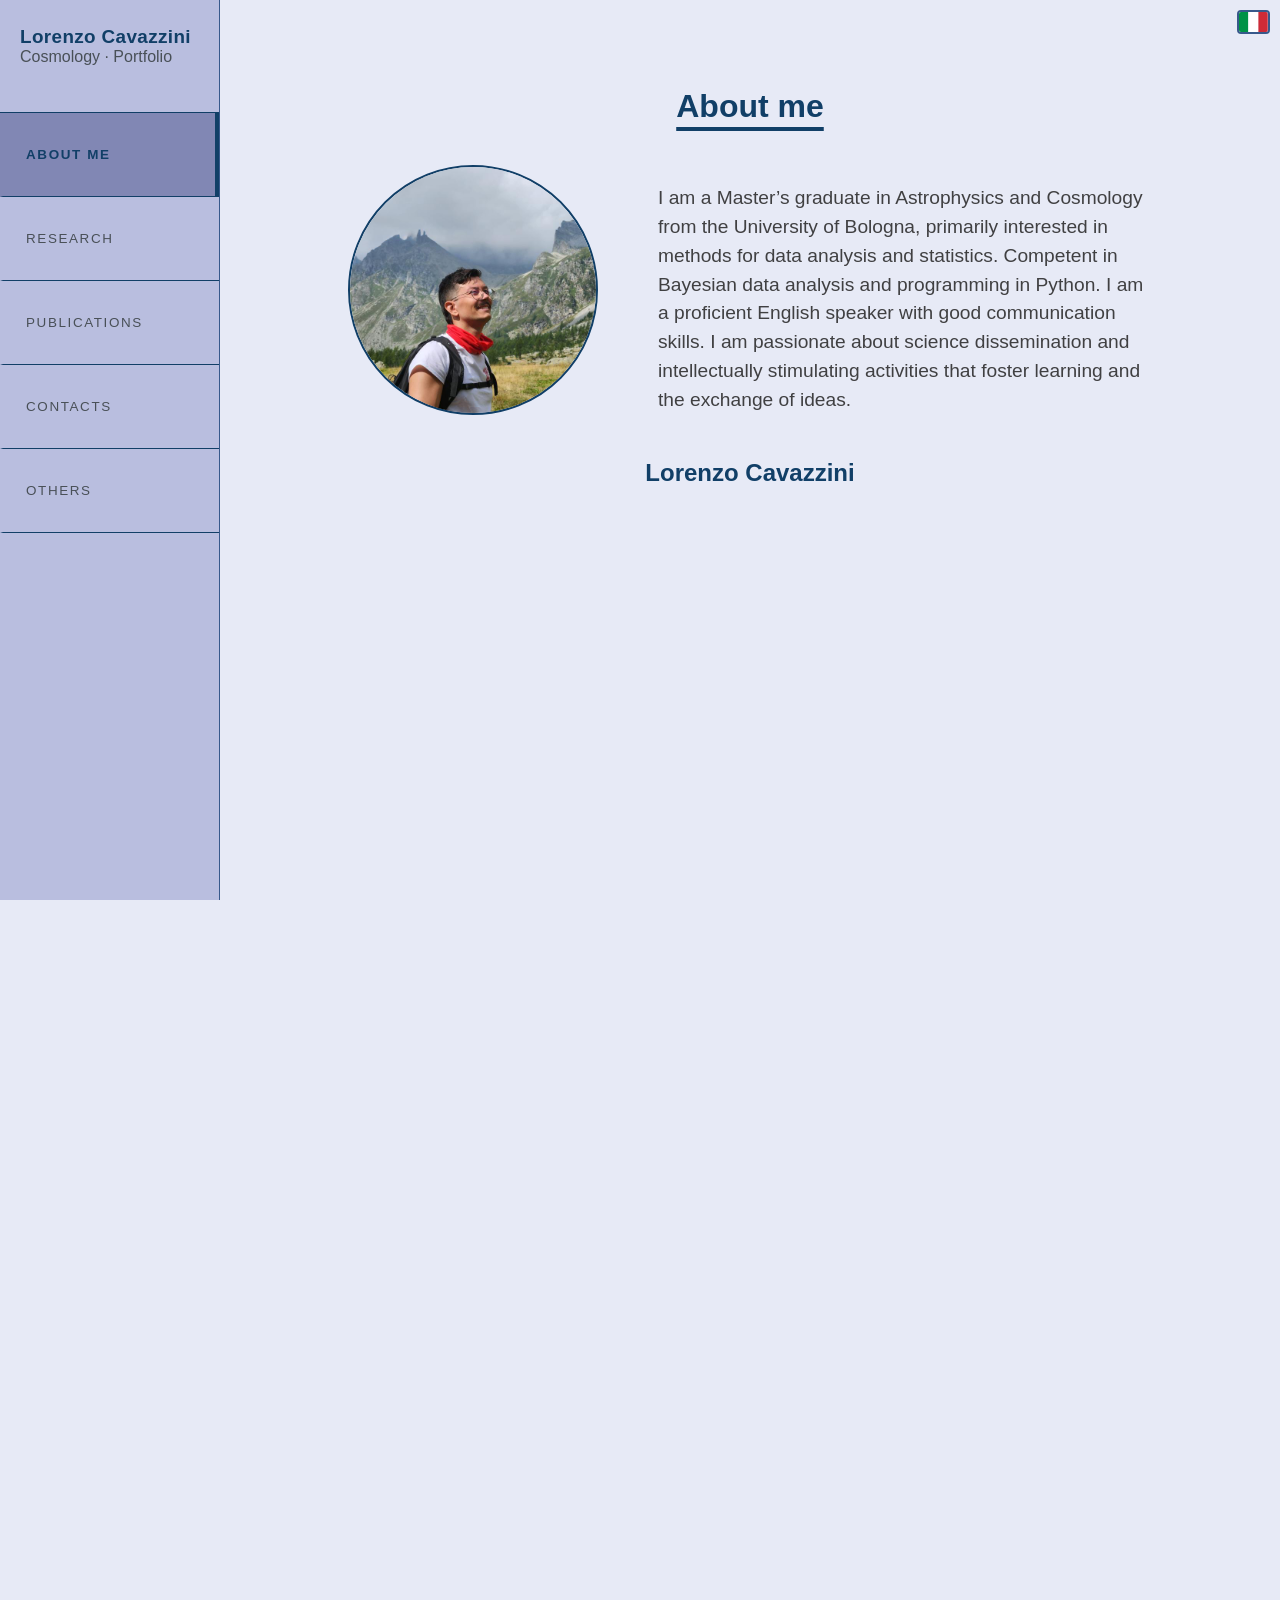
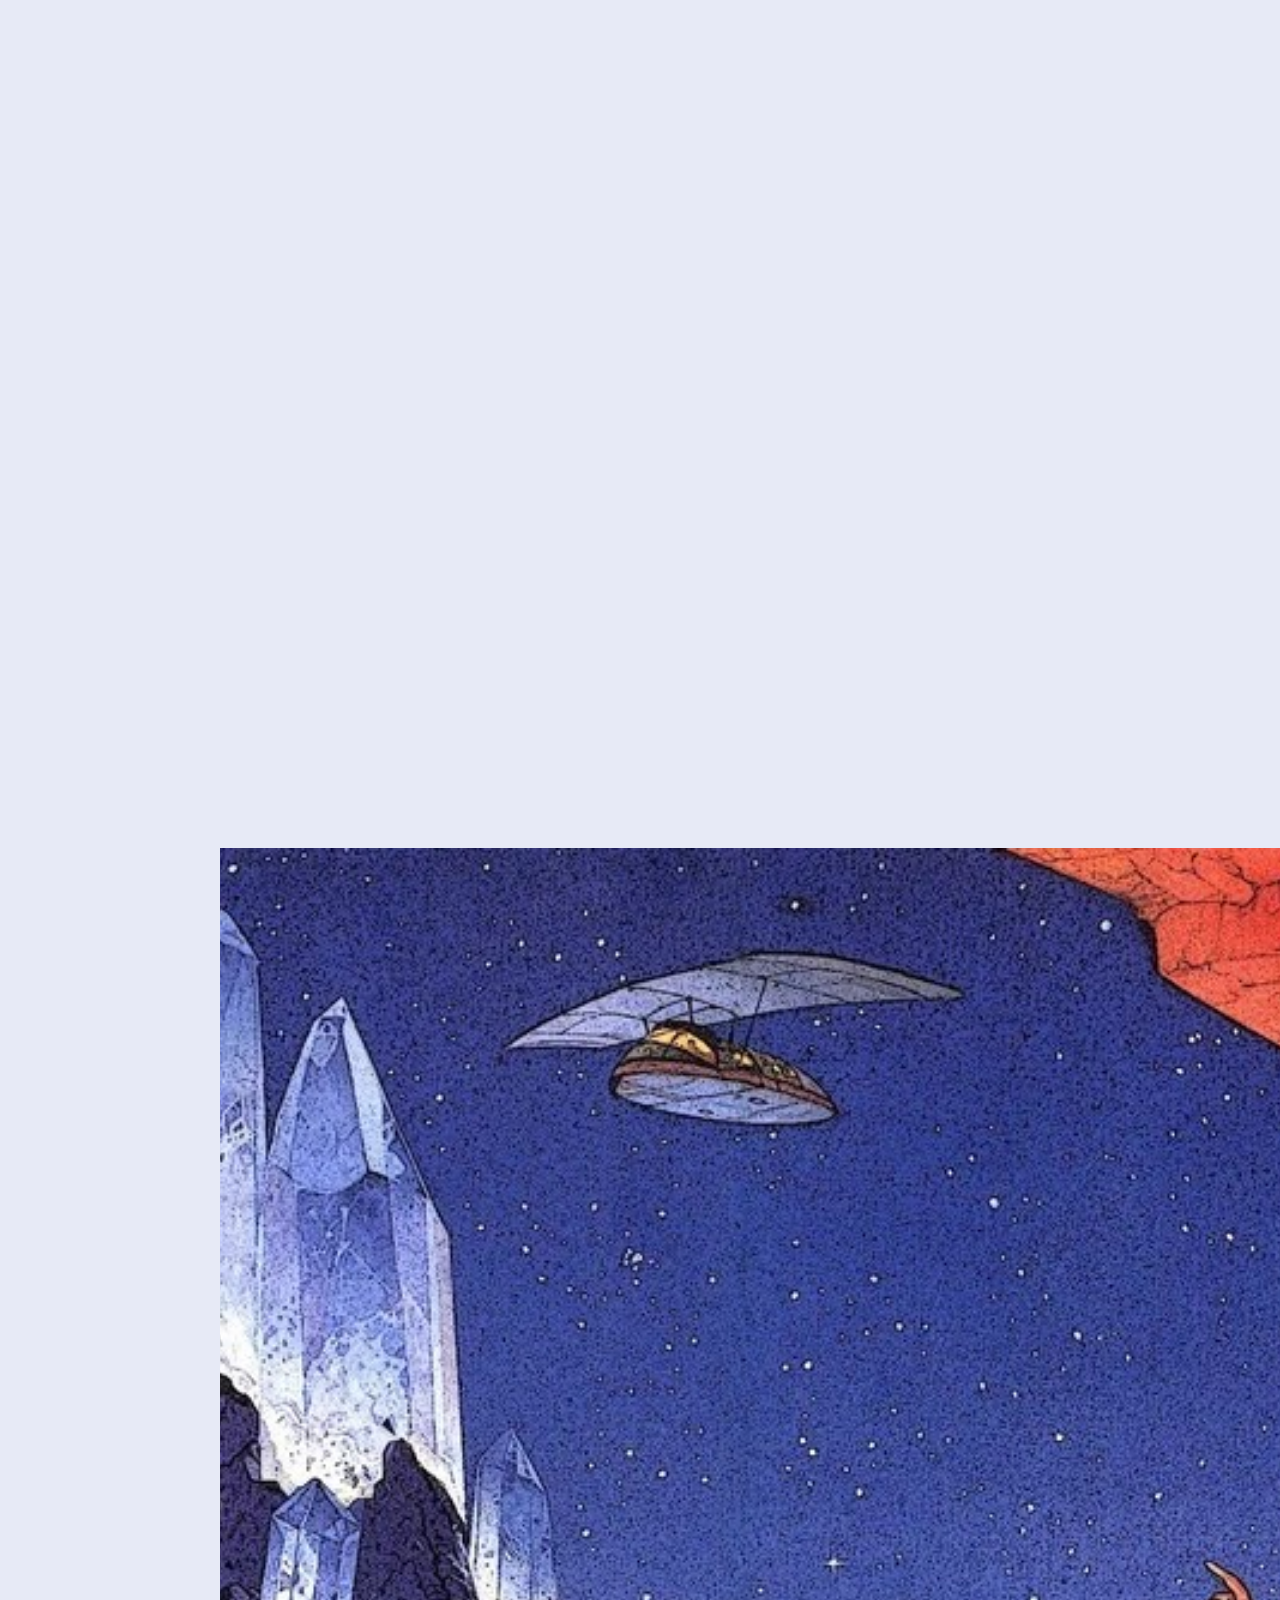
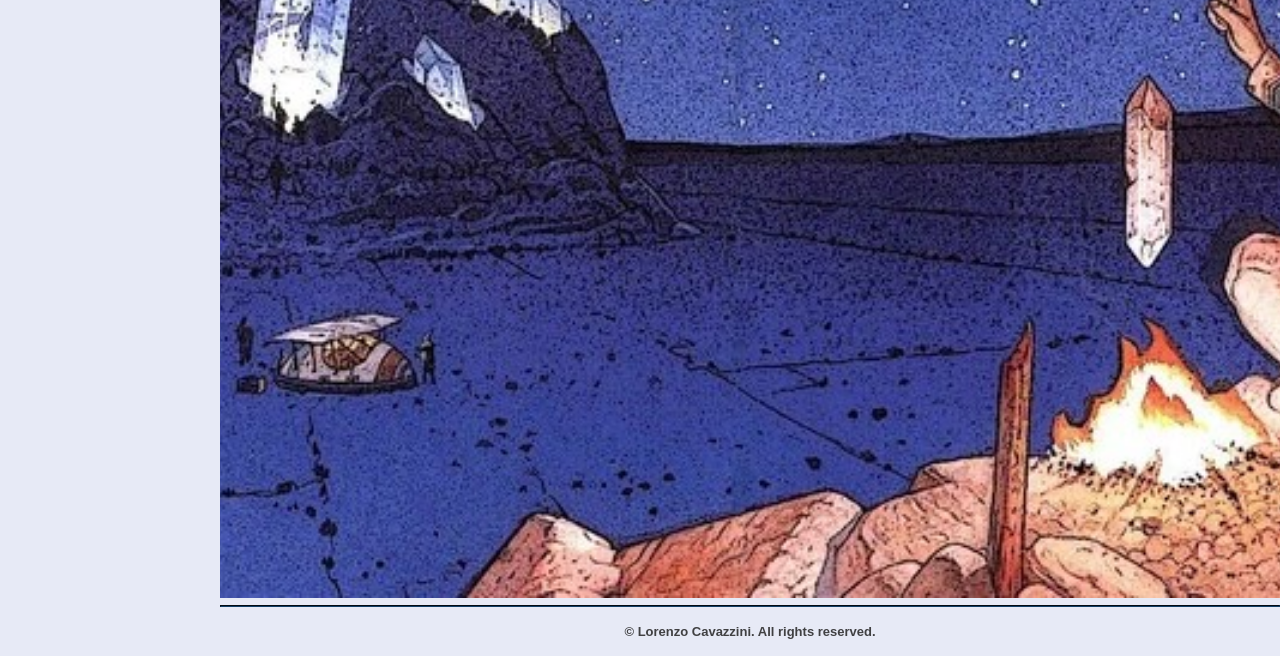
<file: index.html>
<!DOCTYPE html>
<html lang="en">
<head>
    <meta charset="UTF-8">
    <meta name="viewport" content="width=device-width, initial-scale=1.0">
    <title>Lorenzo Cavazzini</title>
    <link rel="stylesheet" href="mysite-style.css">
    <link rel="stylesheet" href="https://fonts.googleapis.com/css2?family=Material+Symbols+Outlined:opsz,wght,FILL,GRAD@20..48,100..700,0..1,-50..200&icon_names=mail" />
    <script>document.documentElement.classList.add('js')</script> <!--This is for the CSS file to recognise the .js class-->
    <script src="index.js" defer></script>
</head>
<header>
    <nav>
        <div id="top-id">
            <a href="#about">Lorenzo Cavazzini</a>
            <span>Cosmology · Portfolio</span>
        </div>
        <ul>
            <li><a href="#about">About me</a></li>
            <li><a href="#research">Research</a></li>
            <li><a href="#publications">Publications</a></li>
            <li><a href="#contact">Contacts</a></li>
            <li><a href="#others">Others</a></li>
        </ul>
    </nav>
    <div id="lang-switch">
        <a href="index-it.html"><svg xmlns="http://www.w3.org/2000/svg" shape-rendering="geometricPrecision" text-rendering="geometricPrecision" image-rendering="optimizeQuality" fill-rule="evenodd" clip-rule="evenodd" viewBox="0 0 90.77 63.15"><g fill-rule="nonzero"><path fill="#009246" d="M29.47 0v63.15H4.99C2.24 63.15 0 60.9 0 58.16V4.99C0 2.24 2.24 0 4.99 0h24.48z"/><path fill="#fff" d="M61.31 0v63.15H29.47V0z"/><path fill="#CE2B37" d="M61.31 63.15V0h24.48c2.74 0 4.98 2.24 4.98 4.99v53.17c0 2.74-2.24 4.99-4.98 4.99H61.31z"/></g></svg></a>
    </div>
</header>
<body>
    <section id="about">
        <div class="container fade-up">
            <h2>About me</h2>
            <div id="about-box">
                <img id="profile-pic" src="images/me.jpg"> 
                <p>I am a Master’s graduate in Astrophysics and Cosmology from the University of Bologna, primarily interested in methods for data analysis and statistics.
                Competent in Bayesian data analysis and programming in Python. I am a proficient English speaker with good communication skills. I am passionate about
                science dissemination and intellectually stimulating activities that foster learning and the exchange of ideas.
                </p>
                <h3>Lorenzo Cavazzini</h3>
            </div>
        </div>
    </section>

    <section id="research">
        <div class="container fade-up">
            <h2>Research</h2>
            <div class="box">
                <img src="images/millenium2.jpg" >
                <p>The three-dimensional distribution of galaxies encodes the physics of the Universe from its earliest moments to today. 
                    We can study the large-scale structure of the universe using summary statistics called the N-point correlation functions. 
                    The simplest statistic is the two-point correlation function, however adding higher-order statistics to the analysis allows us to extract more information from the data.
                    Starting from the three-point correlation function, we can access the non-gaussian information encoded in the galaxy distribution...
                    </p>
                <button onclick="window.location.href='research/beginner.html'">Learn more</button>
            </div>
        </div>
    </section>

    <section id="publications">
        <div class="container fade-up">
            <h2>Publications</h2>
            <div id="publications-list">
                <p>You can take a look at my <b>thesis</b> and download it from the Unibo website: <br><br>
                   <a href="https://amslaurea.unibo.it/id/eprint/38850/" target="_blank">Beyond 2‑Point Statistics: Constraining Cosmology Through a Joint 2‑ and 3‑Point Correlation Functions Analysis of BOSS DR12.</a>
                </p>

                <p>Here are some of my recent publications:
                    <ol>
                        <li><a href="https://arxiv.org/abs/2606.26237" target="_blank">First full‑shape joint analysis of the two‑ and three‑point correlation functions on
                        real data: ΛCDM cosmological constraints from BOSS DR12</a> <br>Guidi, M. Moresco, M., Veropalumbo, A., Cavazzini, L., et.al. (2026)</li>
                    </ol>
                </p>
            </div>
        </div>
    </section>

    <section id="contact">
        <div class="container fade-up">
            <h2>Contacts</h2>
            <div class="box">
                <ul>
                    <li><a href="mailto:lorenzo.cavazzini00@proton.me" style="margin: 15px;"><svg xmlns="http://www.w3.org/2000/svg" width="16" height="16" fill="currentColor" class="bi bi-envelope" viewBox="0 0 16 16"><path d="M0 4a2 2 0 0 1 2-2h12a2 2 0 0 1 2 2v8a2 2 0 0 1-2 2H2a2 2 0 0 1-2-2zm2-1a1 1 0 0 0-1 1v.217l7 4.2 7-4.2V4a1 1 0 0 0-1-1zm13 2.383-4.708 2.825L15 11.105zm-.034 6.876-5.64-3.471L8 9.583l-1.326-.795-5.64 3.47A1 1 0 0 0 2 13h12a1 1 0 0 0 .966-.741M1 11.105l4.708-2.897L1 5.383z"/></svg> lorenzo.cavazzini00@proton.me</a></li>
                    <li><a href="https://www.linkedin.com/in/lorenzo-cavazzini-23e" style="margin: 15px;"><svg xmlns="http://www.w3.org/2000/svg" width="16" height="16" fill="currentColor" class="bi bi-linkedin" viewBox="0 0 16 16"><path d="M0 1.146C0 .513.526 0 1.175 0h13.65C15.474 0 16 .513 16 1.146v13.708c0 .633-.526 1.146-1.175 1.146H1.175C.526 16 0 15.487 0 14.854zm4.943 12.248V6.169H2.542v7.225zm-1.2-8.212c.837 0 1.358-.554 1.358-1.248-.015-.709-.52-1.248-1.342-1.248S2.4 3.226 2.4 3.934c0 .694.521 1.248 1.327 1.248zm4.908 8.212V9.359c0-.216.016-.432.08-.586.173-.431.568-.878 1.232-.878.869 0 1.216.662 1.216 1.634v3.865h2.401V9.25c0-2.22-1.184-3.252-2.764-3.252-1.274 0-1.845.7-2.165 1.193v.025h-.016l.016-.025V6.169h-2.4c.03.678 0 7.225 0 7.225z"/></svg> LinkedIn</a></li>
                    <li><a href="https://github.com/lollocava00" style="margin: 15px;"><svg xmlns="http://www.w3.org/2000/svg" width="16" height="16" fill="currentColor" class="bi bi-github" viewBox="0 0 16 16"><path d="M8 0C3.58 0 0 3.58 0 8c0 3.54 2.29 6.53 5.47 7.59.4.07.55-.17.55-.38 0-.19-.01-.82-.01-1.49-2.01.37-2.53-.49-2.69-.94-.09-.23-.48-.94-.82-1.13-.28-.15-.68-.52-.01-.53.63-.01 1.08.58 1.23.82.72 1.21 1.87.87 2.33.66.07-.52.28-.87.51-1.07-1.78-.2-3.64-.89-3.64-3.95 0-.87.31-1.59.82-2.15-.08-.2-.36-1.02.08-2.12 0 0 .67-.21 2.2.82.64-.18 1.32-.27 2-.27s1.36.09 2 .27c1.53-1.04 2.2-.82 2.2-.82.44 1.1.16 1.92.08 2.12.51.56.82 1.27.82 2.15 0 3.07-1.87 3.75-3.65 3.95.29.25.54.73.54 1.48 0 1.07-.01 1.93-.01 2.2 0 .21.15.46.55.38A8.01 8.01 0 0 0 16 8c0-4.42-3.58-8-8-8"/></svg> Github</a></li>
                </ul>
            </div>
        </div>
    </section>

    <section id="others">
        <div class="container fade-up">
            <h2>My Life Interests</h2>
            <div class="box">
                <p>While my main passion stems from an underlying curiosity in the deep mysterys of our universe,
                   in my personal life, I have interests outside of astrophysics. <p>
                <h3><b>Outdoors</b></h3>
                <p>I am rock climber, spending time outdoors and in climbing gyms is my favorite activity.
                   Currently I am just trying to stay clear of injuries! One day, I hope to reach the V10-V11 bouldering grade.</p>
                <h3><b>Indoors</b></h3>
                <p>I dabble with home-labbing and other computer science related projects.
                   My ultimate goal is to create a home-server allowing me to host my own media and be free from corporations whose soul motto is
                   <i>You will own nothing and be happy</i>.
                </p>
            </div>
        </div>
    </section>
</body>
<footer>
    <hr style="border-color: #113f67;">
    <h4>&copy; Lorenzo Cavazzini. All rights reserved.</h4>
</footer>
</html>
</file>
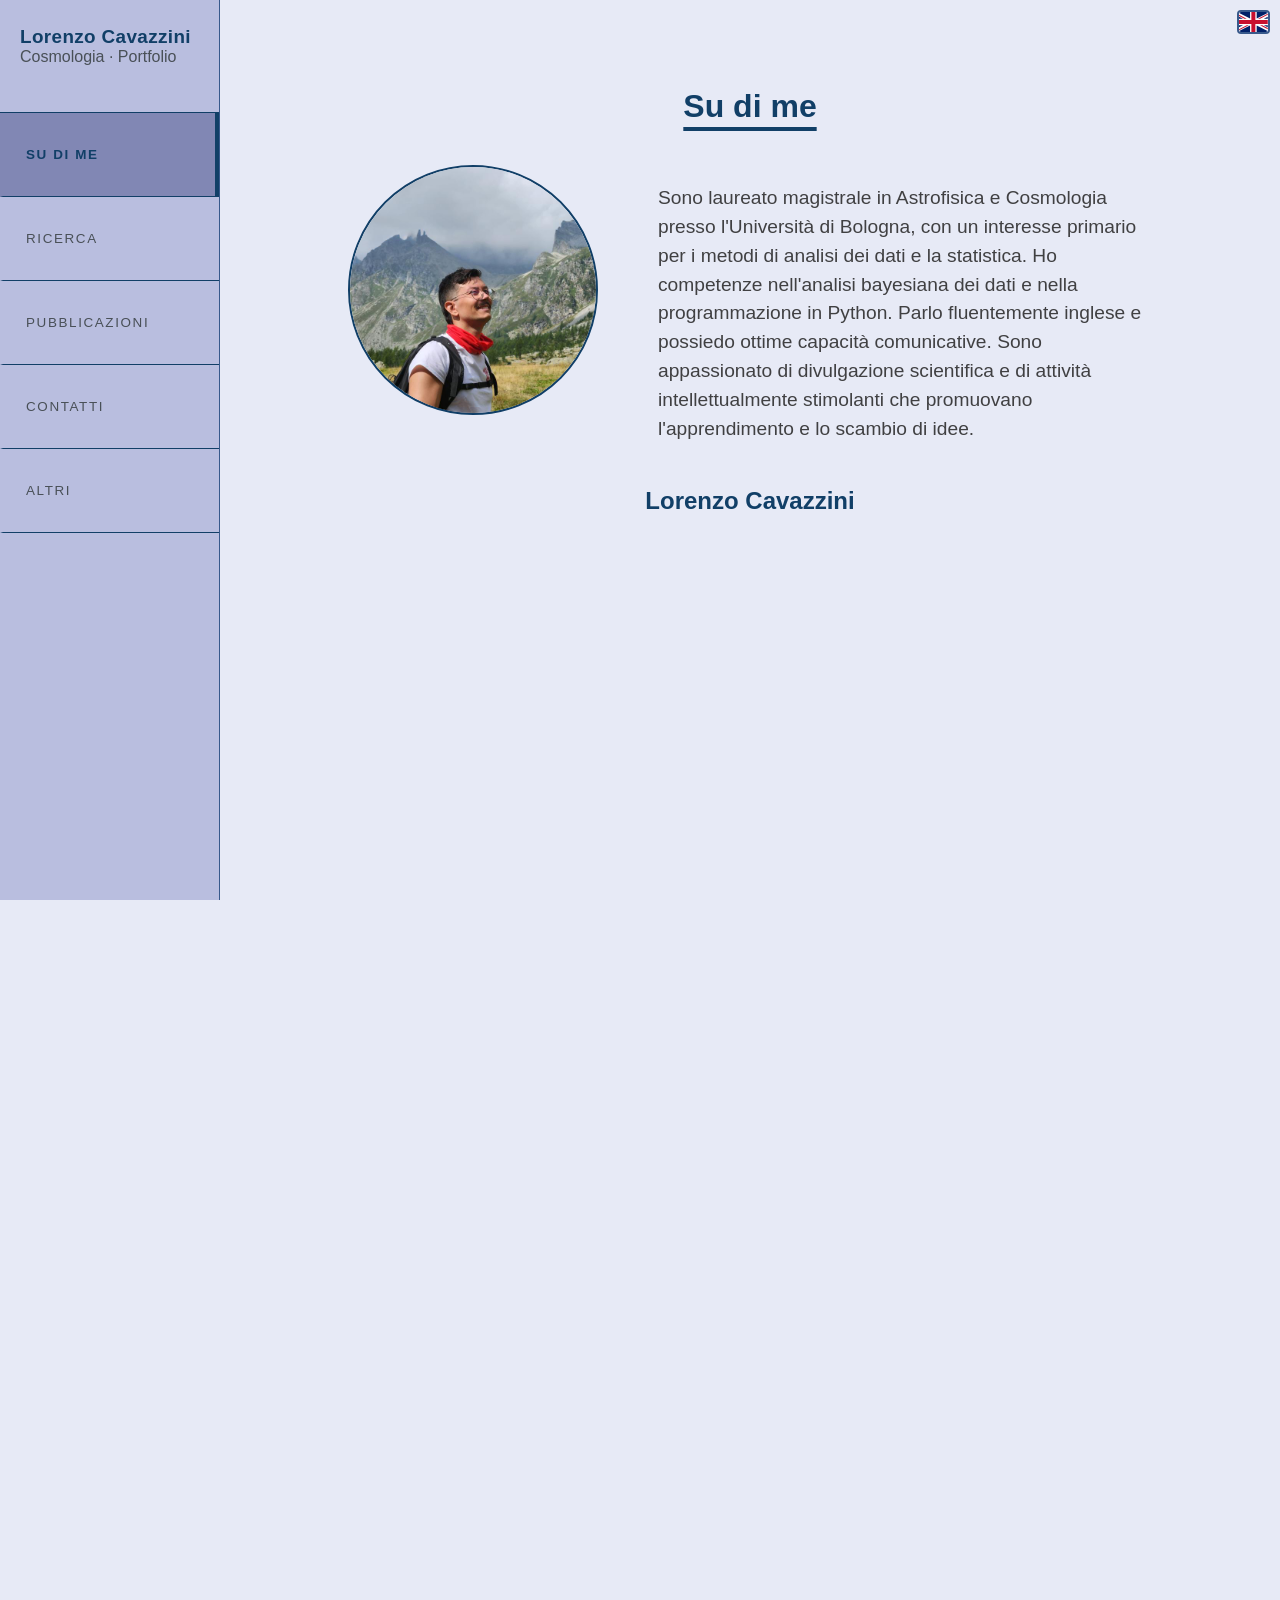
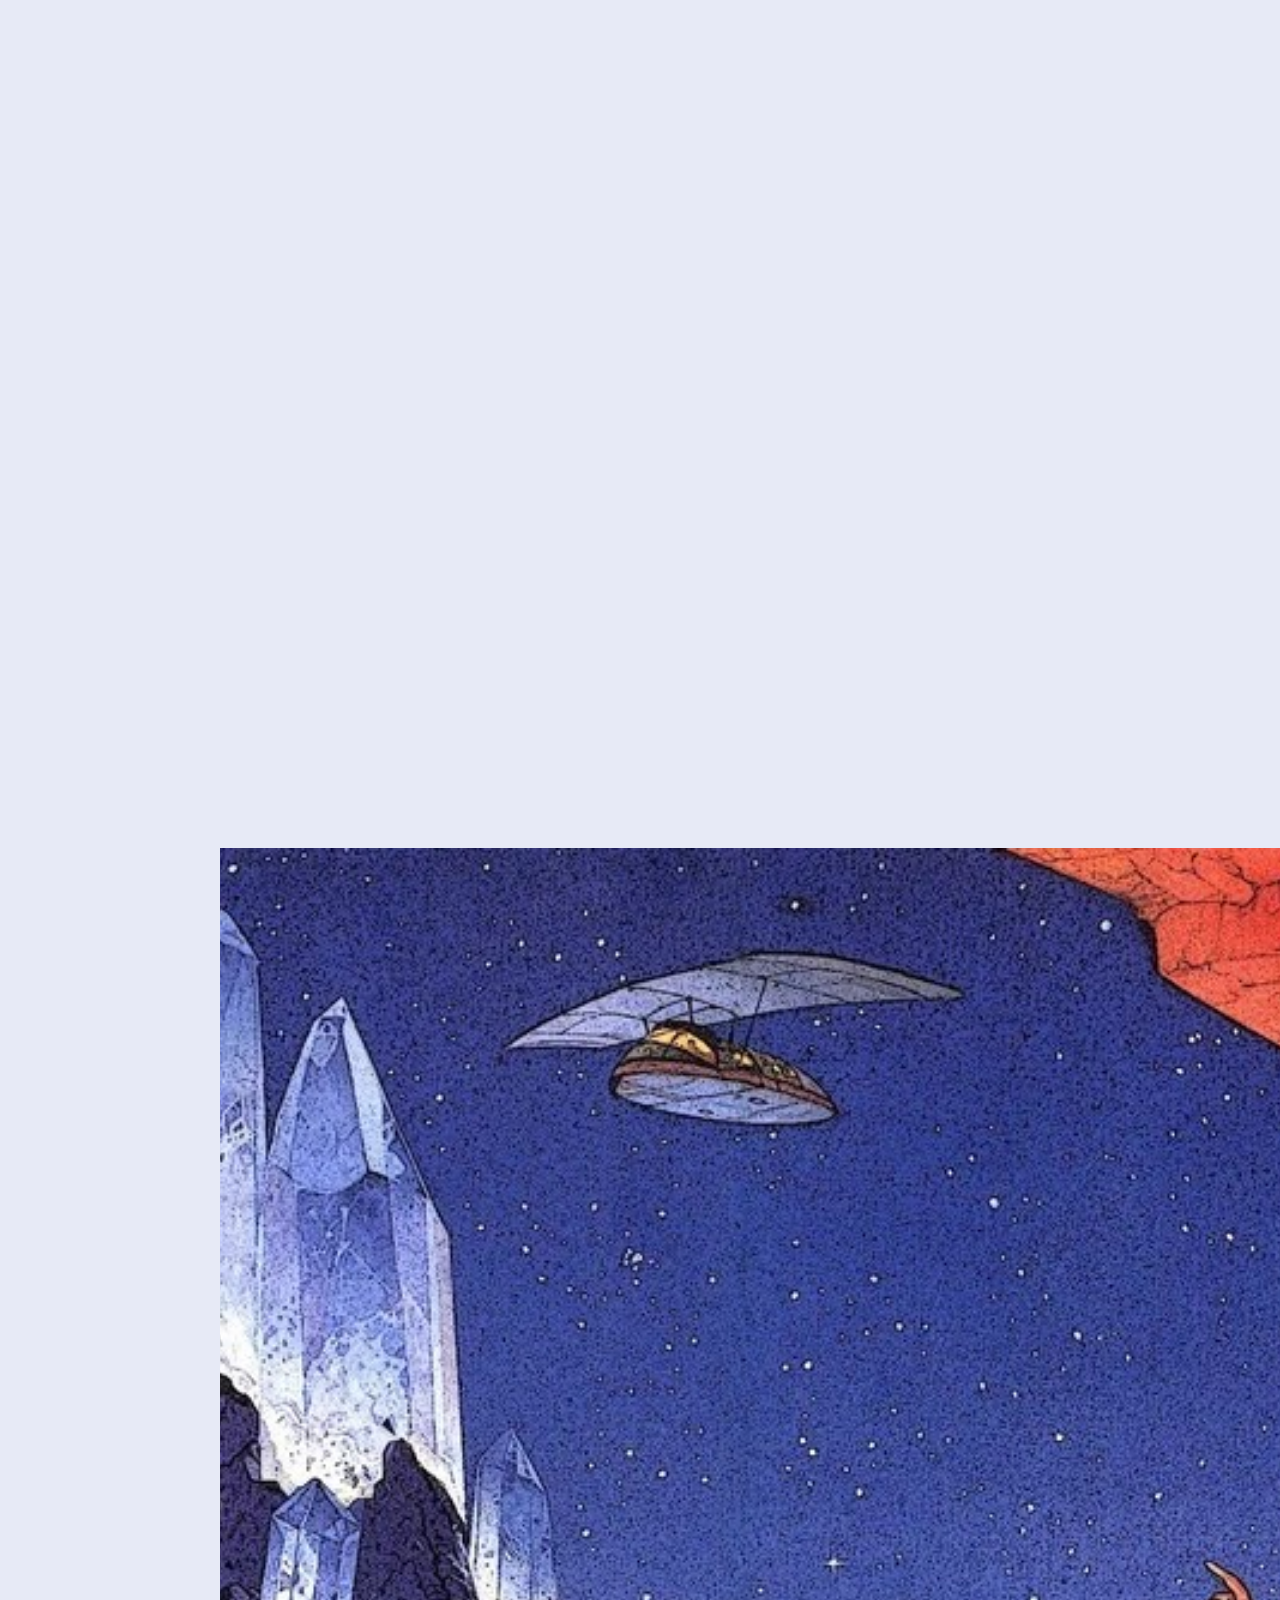
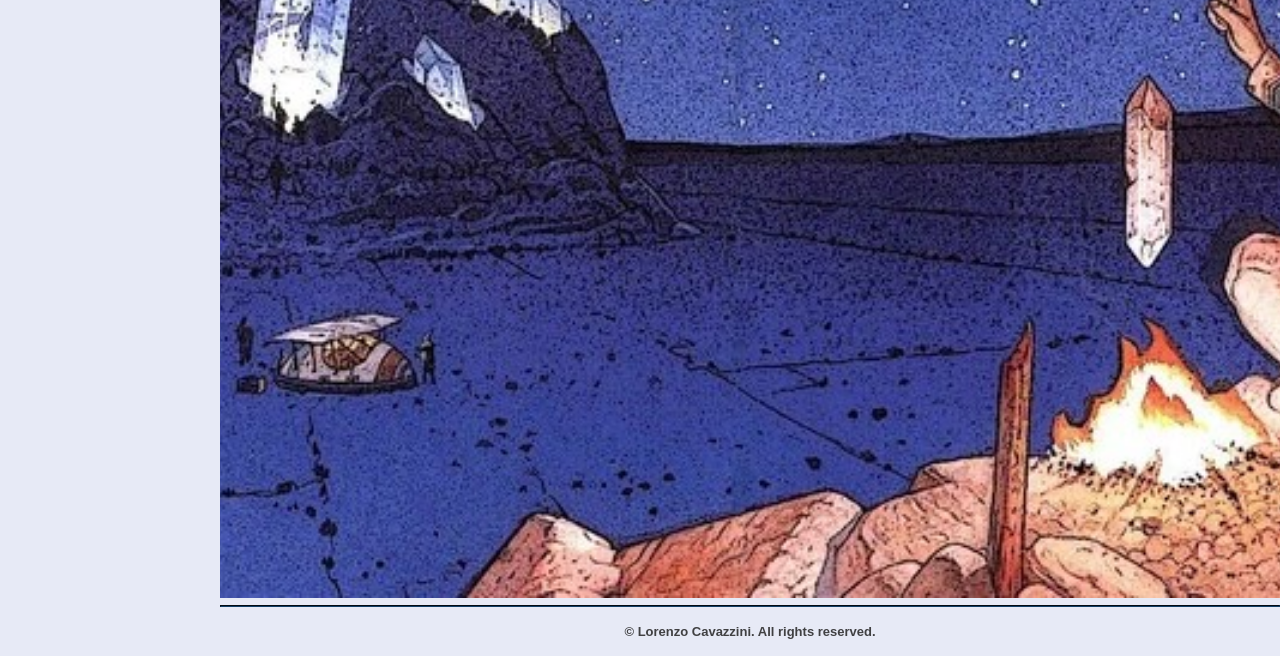
<file: index-it.html>
<!DOCTYPE html>
<html lang="en">
<head>
    <meta charset="UTF-8">
    <meta name="viewport" content="width=device-width, initial-scale=1.0">
    <title>Lorenzo Cavazzini</title>
    <link rel="stylesheet" href="mysite-style.css">
    <link rel="stylesheet" href="https://fonts.googleapis.com/css2?family=Material+Symbols+Outlined:opsz,wght,FILL,GRAD@20..48,100..700,0..1,-50..200&icon_names=mail" />
    <script>document.documentElement.classList.add('js')</script> <!--This is for the CSS file to recognise the .js class-->
    <script src="index.js" defer></script>
</head>
<header>
    <nav>
        <div id="top-id">
            <a href="#about">Lorenzo Cavazzini</a>
            <span>Cosmologia · Portfolio</span>
        </div>
        <ul>
            <li><a href="#about">Su di me</a></li>
            <li><a href="#research">Ricerca</a></li>
            <li><a href="#publications">Pubblicazioni</a></li>
            <li><a href="#contact">Contatti</a></li>
            <li><a href="#others">Altri</a></li>
        </ul>
    </nav>
    <div id="lang-switch">
        <a href="index.html"><?xml version="1.0" encoding="utf-8"?><svg version="1.1" id="Layer_1" xmlns="http://www.w3.org/2000/svg" xmlns:xlink="http://www.w3.org/1999/xlink" x="0px" y="0px" viewBox="0 0 55.2 38.4" style="enable-background:new 0 0 55.2 38.4" xml:space="preserve"><style type="text/css">.st0{fill:#FEFEFE;} .st1{fill:#C8102E;} .st2{fill:#012169;}</style><g><path class="st0" d="M2.87,38.4h49.46c1.59-0.09,2.87-1.42,2.87-3.03V3.03c0-1.66-1.35-3.02-3.01-3.03H3.01 C1.35,0.01,0,1.37,0,3.03v32.33C0,36.98,1.28,38.31,2.87,38.4L2.87,38.4z"/><polygon class="st1" points="23.74,23.03 23.74,38.4 31.42,38.4 31.42,23.03 55.2,23.03 55.2,15.35 31.42,15.35 31.42,0 23.74,0 23.74,15.35 0,15.35 0,23.03 23.74,23.03"/><path class="st2" d="M33.98,12.43V0h18.23c1.26,0.02,2.34,0.81,2.78,1.92L33.98,12.43L33.98,12.43z"/><path class="st2" d="M33.98,25.97V38.4h18.35c1.21-0.07,2.23-0.85,2.66-1.92L33.98,25.97L33.98,25.97z"/><path class="st2" d="M21.18,25.97V38.4H2.87c-1.21-0.07-2.24-0.85-2.66-1.94L21.18,25.97L21.18,25.97z"/><path class="st2" d="M21.18,12.43V0H2.99C1.73,0.02,0.64,0.82,0.21,1.94L21.18,12.43L21.18,12.43z"/><polygon class="st2" points="0,12.8 7.65,12.8 0,8.97 0,12.8"/><polygon class="st2" points="55.2,12.8 47.51,12.8 55.2,8.95 55.2,12.8"/><polygon class="st2" points="55.2,25.6 47.51,25.6 55.2,29.45 55.2,25.6"/><polygon class="st2" points="0,25.6 7.65,25.6 0,29.43 0,25.6"/><polygon class="st1" points="55.2,3.25 36.15,12.8 40.41,12.8 55.2,5.4 55.2,3.25"/><polygon class="st1" points="19.01,25.6 14.75,25.6 0,32.98 0,35.13 19.05,25.6 19.01,25.6"/><polygon class="st1" points="10.52,12.81 14.78,12.81 0,5.41 0,7.55 10.52,12.81"/><polygon class="st1" points="44.63,25.59 40.37,25.59 55.2,33.02 55.2,30.88 44.63,25.59"/></g></svg></a>
    </div>
</header>
<body>
    <section id="about">
        <div class="container fade-up">
            <h2>Su di me</h2>
            <div id="about-box">
                <img id="profile-pic" src="images/me.jpg"> 
                <p>Sono laureato magistrale in Astrofisica e Cosmologia presso l'Università di Bologna, con un interesse primario per i metodi di analisi dei dati e la statistica.
                Ho competenze nell'analisi bayesiana dei dati e nella programmazione in Python. Parlo fluentemente inglese e possiedo ottime capacità comunicative. Sono appassionato di
                divulgazione scientifica e di attività intellettualmente stimolanti che promuovano l'apprendimento e lo scambio di idee.
                </p>
                <h3>Lorenzo Cavazzini</h3>
            </div>
        </div>
    </section>

    <section id="research">
        <div class="container fade-up">
            <h2>Ricerca</h2>
            <div class="box">
                <img src="images/millenium2.jpg" >
                <p>La distribuzione tridimensionale delle galassie racchiude la fisica dell'Universo dai suoi albori fino ad oggi.
                Possiamo studiare la struttura su larga scala dell'universo utilizzando statistiche riassuntive chiamate funzioni di correlazione a N punti.
                La statistica più semplice è la funzione di correlazione a due punti, tuttavia l'aggiunta di statistiche di ordine superiore all'analisi ci permette di estrarre maggiori informazioni dai dati.
                Partendo dalla funzione di correlazione a tre punti, possiamo accedere alle informazioni non gaussiane codificate nella distribuzione delle galassie...
                    </p>
                <button onclick="window.location.href='research/beginner.html'">Learn more</button>
            </div>
        </div>
    </section>

    <section id="publications">
        <div class="container fade-up">
            <h2>Pubblicazioni</h2>
            <div id="publications-list">
                <p>Puoi dare un occhiata alla mia <b>tesi</b> e scaricarla dal sito Unibo: s<br><br>
                   <a href="https://amslaurea.unibo.it/id/eprint/38850/" target="_blank">Beyond 2‑Point Statistics: Constraining Cosmology Through a Joint 2‑ and 3‑Point Correlation Functions Analysis of BOSS DR12.</a>
                </p>
                <p>Ecco alcune delle mie pubblicazioni recenti:
                    <ol>
                        <li><a href="https://arxiv.org/abs/2606.26237" target="_blank">First full‑shape joint analysis of the two‑ and three‑point correlation functions on
                        real data: ΛCDM cosmological constraints from BOSS DR12</a> <br>Guidi, M. Moresco, M., Veropalumbo, A., Cavazzini, L., et.al. (2026)</li>
                    </ol>
                </p>
            </div>
        </div>
    </section>

    <section id="contact">
        <div class="container fade-up">
            <h2>Contatti</h2>
            <div class="box">
                <ul>
                    <li><a href="mailto:lorenzo.cavazzini00@proton.me" style="margin: 15px;"><svg xmlns="http://www.w3.org/2000/svg" width="16" height="16" fill="currentColor" class="bi bi-envelope" viewBox="0 0 16 16"><path d="M0 4a2 2 0 0 1 2-2h12a2 2 0 0 1 2 2v8a2 2 0 0 1-2 2H2a2 2 0 0 1-2-2zm2-1a1 1 0 0 0-1 1v.217l7 4.2 7-4.2V4a1 1 0 0 0-1-1zm13 2.383-4.708 2.825L15 11.105zm-.034 6.876-5.64-3.471L8 9.583l-1.326-.795-5.64 3.47A1 1 0 0 0 2 13h12a1 1 0 0 0 .966-.741M1 11.105l4.708-2.897L1 5.383z"/></svg> lorenzo.cavazzini00@proton.me</a></li>
                    <li><a href="https://www.linkedin.com/in/lorenzo-cavazzini-23e" style="margin: 15px;"><svg xmlns="http://www.w3.org/2000/svg" width="16" height="16" fill="currentColor" class="bi bi-linkedin" viewBox="0 0 16 16"><path d="M0 1.146C0 .513.526 0 1.175 0h13.65C15.474 0 16 .513 16 1.146v13.708c0 .633-.526 1.146-1.175 1.146H1.175C.526 16 0 15.487 0 14.854zm4.943 12.248V6.169H2.542v7.225zm-1.2-8.212c.837 0 1.358-.554 1.358-1.248-.015-.709-.52-1.248-1.342-1.248S2.4 3.226 2.4 3.934c0 .694.521 1.248 1.327 1.248zm4.908 8.212V9.359c0-.216.016-.432.08-.586.173-.431.568-.878 1.232-.878.869 0 1.216.662 1.216 1.634v3.865h2.401V9.25c0-2.22-1.184-3.252-2.764-3.252-1.274 0-1.845.7-2.165 1.193v.025h-.016l.016-.025V6.169h-2.4c.03.678 0 7.225 0 7.225z"/></svg> LinkedIn</a></li>
                    <li><a href="https://github.com/lollocava00" style="margin: 15px;"><svg xmlns="http://www.w3.org/2000/svg" width="16" height="16" fill="currentColor" class="bi bi-github" viewBox="0 0 16 16"><path d="M8 0C3.58 0 0 3.58 0 8c0 3.54 2.29 6.53 5.47 7.59.4.07.55-.17.55-.38 0-.19-.01-.82-.01-1.49-2.01.37-2.53-.49-2.69-.94-.09-.23-.48-.94-.82-1.13-.28-.15-.68-.52-.01-.53.63-.01 1.08.58 1.23.82.72 1.21 1.87.87 2.33.66.07-.52.28-.87.51-1.07-1.78-.2-3.64-.89-3.64-3.95 0-.87.31-1.59.82-2.15-.08-.2-.36-1.02.08-2.12 0 0 .67-.21 2.2.82.64-.18 1.32-.27 2-.27s1.36.09 2 .27c1.53-1.04 2.2-.82 2.2-.82.44 1.1.16 1.92.08 2.12.51.56.82 1.27.82 2.15 0 3.07-1.87 3.75-3.65 3.95.29.25.54.73.54 1.48 0 1.07-.01 1.93-.01 2.2 0 .21.15.46.55.38A8.01 8.01 0 0 0 16 8c0-4.42-3.58-8-8-8"/></svg> Github</a></li>
                </ul>
            </div>
        </div>
    </section>

    <section id="others">
        <div class="container fade-up">
            <h2>I miei interessi nella vita</h2>
            <div class="box">
                <p>Sebbene la mia passione principale derivi da una profonda curiosità per i misteri del nostro universo,
                nella mia vita privata ho interessi al di fuori dell'astrofisica. <p>
                <h3><b>Attività all'aperto</b></h3>
                <p>Sono un arrampicatore e trascorrere del tempo all'aria aperta e nelle palestre di arrampicata è la mia attività preferita.
                Al momento cerco solo di evitare infortuni! Un giorno spero di raggiungere il grado V10-V11 nel bouldering.</p>
                <h3><b>Attività al chiuso</b></h3>
                <p>Mi diletto con l'home-labbing e altri progetti legati all'informatica.
                Il mio obiettivo finale è creare un server domestico che mi permetta di ospitare i miei contenuti multimediali ed essere libero dalle multinazionali il cui motto è
                <i>You will own nothing and be happy</i>.

                </p>
            </div>
        </div>
    </section>
</body>
<footer>
    <hr style="border-color: #113f67;">
    <h4>&copy; Lorenzo Cavazzini. All rights reserved.</h4>
</footer>
</html>
</file>
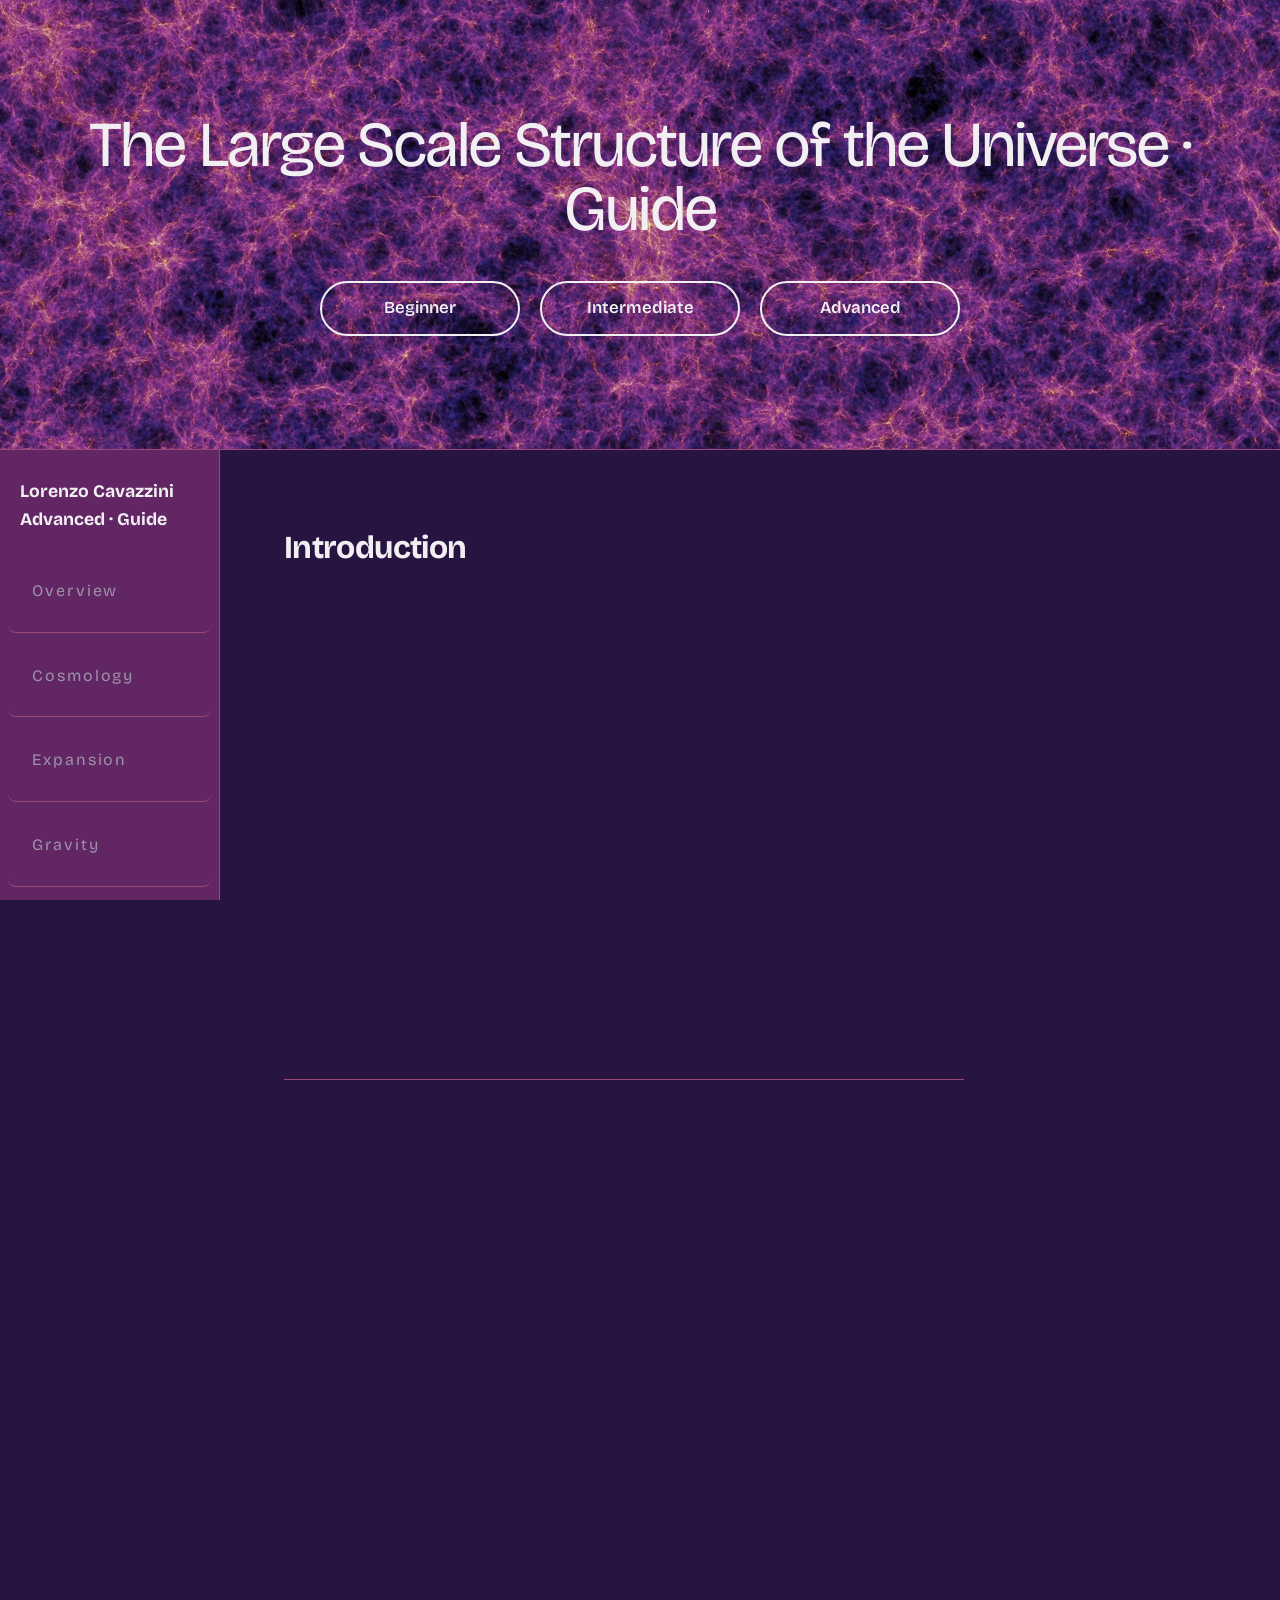
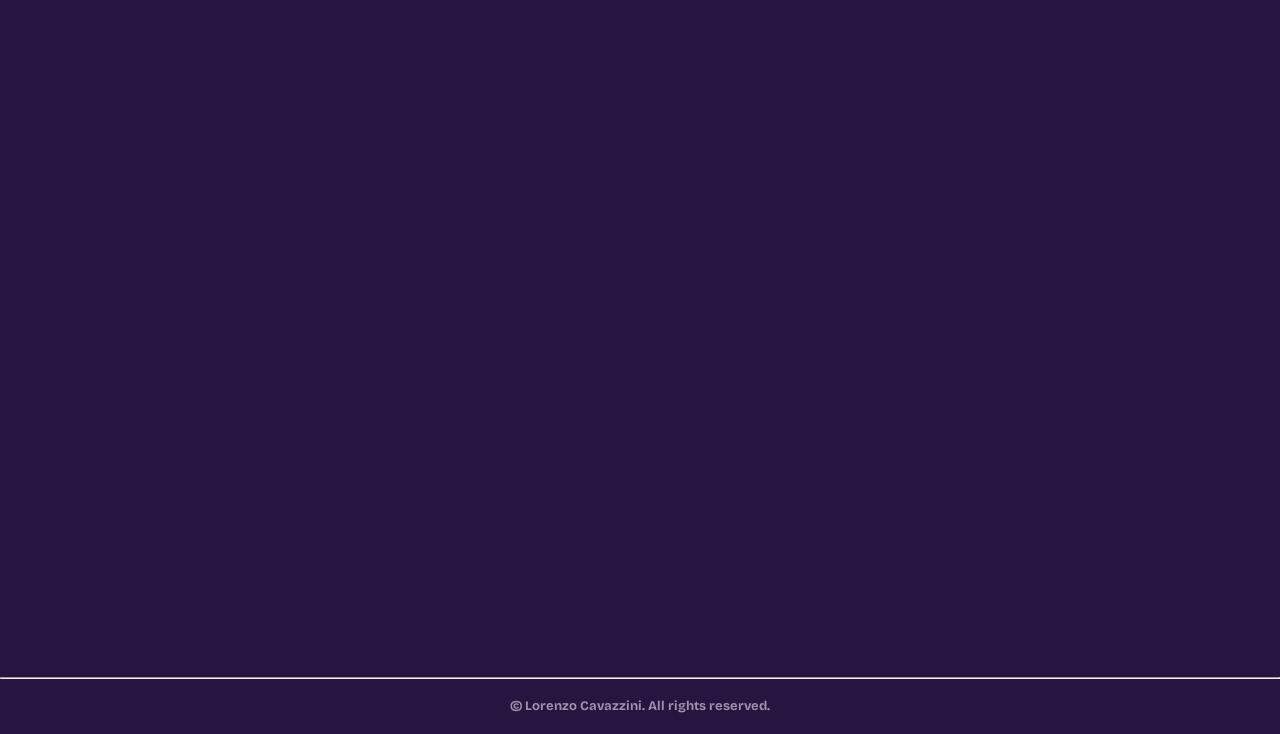
<file: research/advanced.html>
<!DOCTYPE html>
<html lang="en">
<head>
    <meta charset="utf-8">
    <meta name="viewport" content="width=device-width, initial-scale=1, viewport-fit=cover">
    <title>LSS · guide</title>
    <link rel="stylesheet" href="https://fonts.googleapis.com/css2?family=Bricolage+Grotesque:wght@400;600;800&display=swap">
    <link rel="stylesheet" href="style.css">
    <script>document.documentElement.classList.add('js')</script> <!--This is for the CSS file to recognise the .js class-->
    <script src="index.js" defer></script>
</head>
<body>
<header id="top">
    <h1>The Large Scale Structure of the Universe · Guide</h1>
    <div class="levels">
        <div class="level">
            <a href="beginner.html">Beginner</a>
            <p>you have never heard of the 'large scale structure of the universe'  but are curious to what it is</p>
        </div>
        <div class="level">
            <a href="intermediate.html">Intermediate</a>
            <p>you have a basic understanding of cosmology and want to know a little more about how scientists study the LSS</p>
        </div>
        <div class="level">
            <a href="advanced.html">Advanced</a>
            <p>you are already familiar with LSS research and want to know more about <b>My</b> work </p>
        </div>
    </div>
</header>

<nav aria-label="Sections">
    <strong><a href="../index.html">Lorenzo Cavazzini</a> <br> Advanced · Guide</strong>
    <a id="anav" href="#overview">Overview</a>
    <a id="anav" href="#cosmology">Cosmology</a>
    <a id="anav" href="#expansion">Expansion</a>
    <a id="anav" href="#gravity">Gravity</a>
    <a id="anav" href="#galaxies">Galaxies</a>
</nav>

<main>
    <section id="overview">
        <h2>Introduction</h2>

    </section>
    <section id="cosmology">
        
    </section>
    <section id="expansion">
        
    </section>
    <section id="gravity">

    </section>
    <section id="galaxies">

    </section>
</main>
<footer>
    <hr>
    <h4>&copy; Lorenzo Cavazzini. All rights reserved.</h4>
</footer>
</body>
</html>
</file>
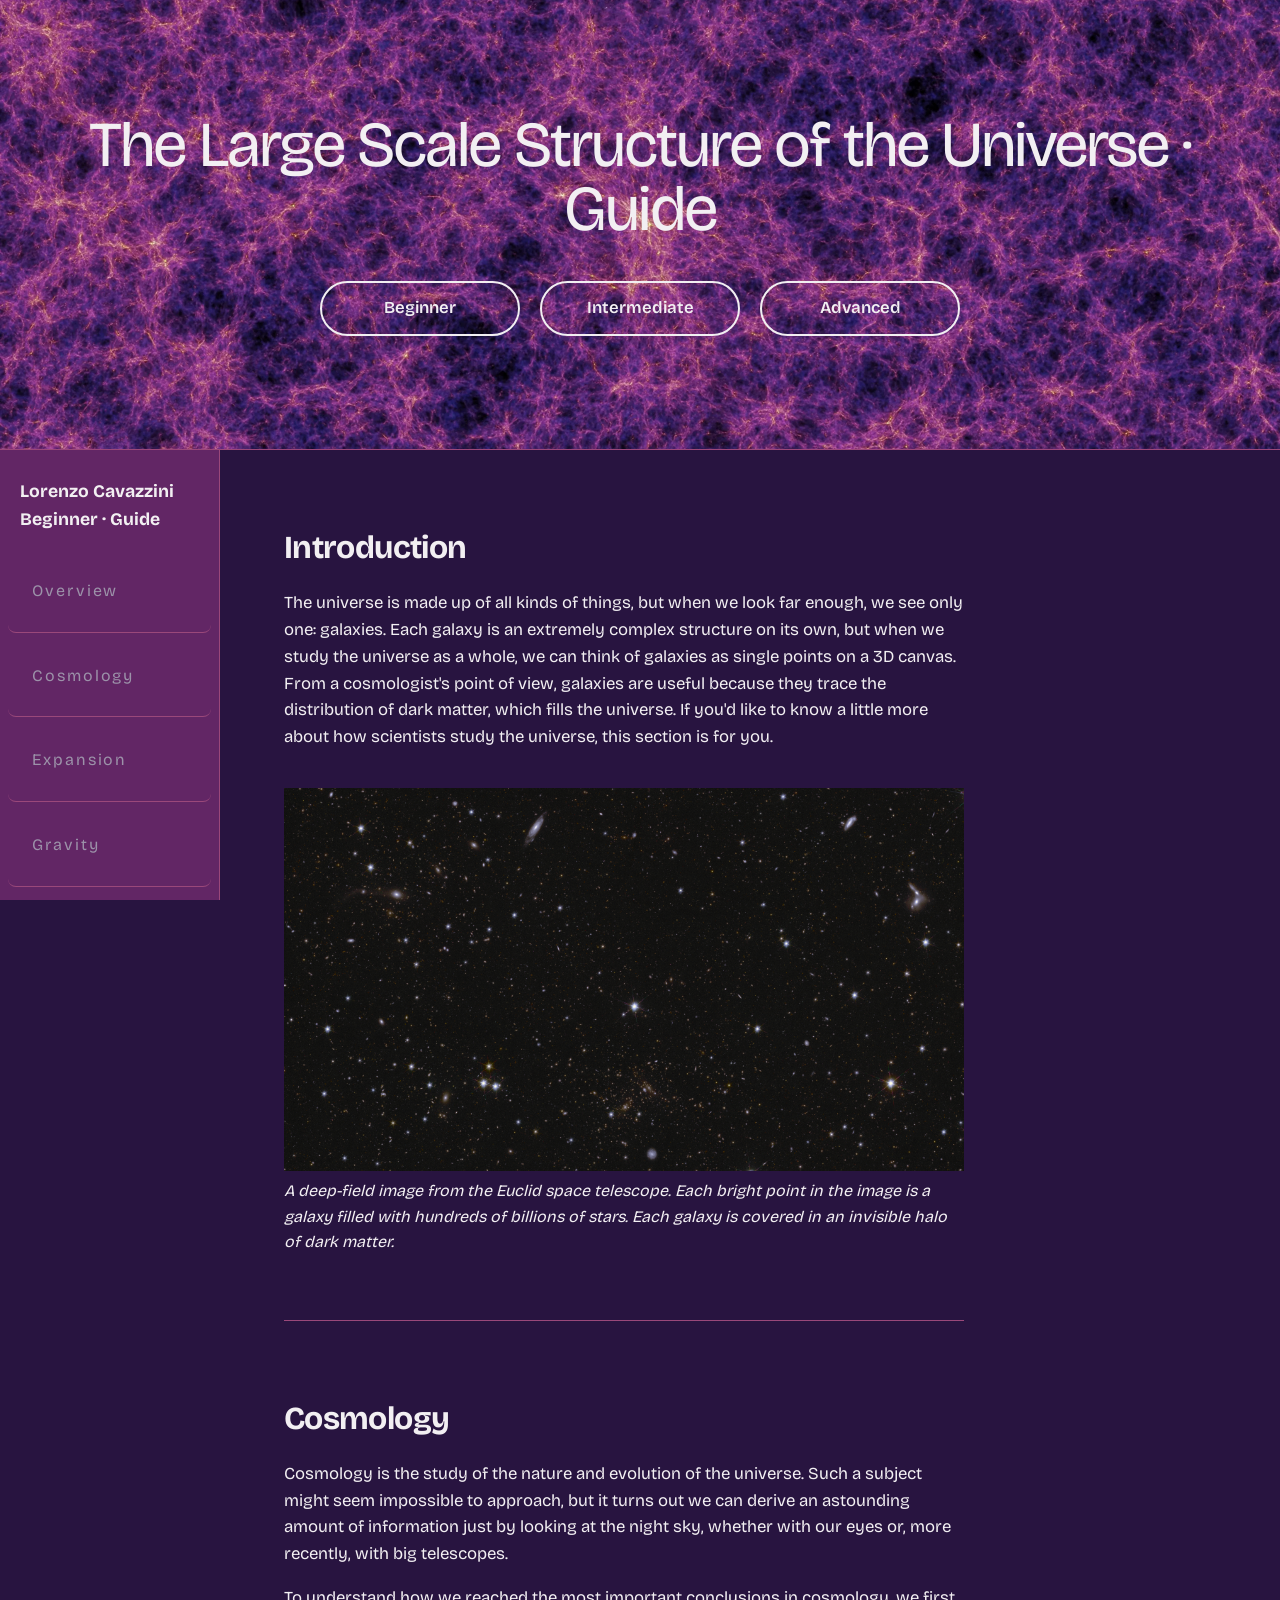
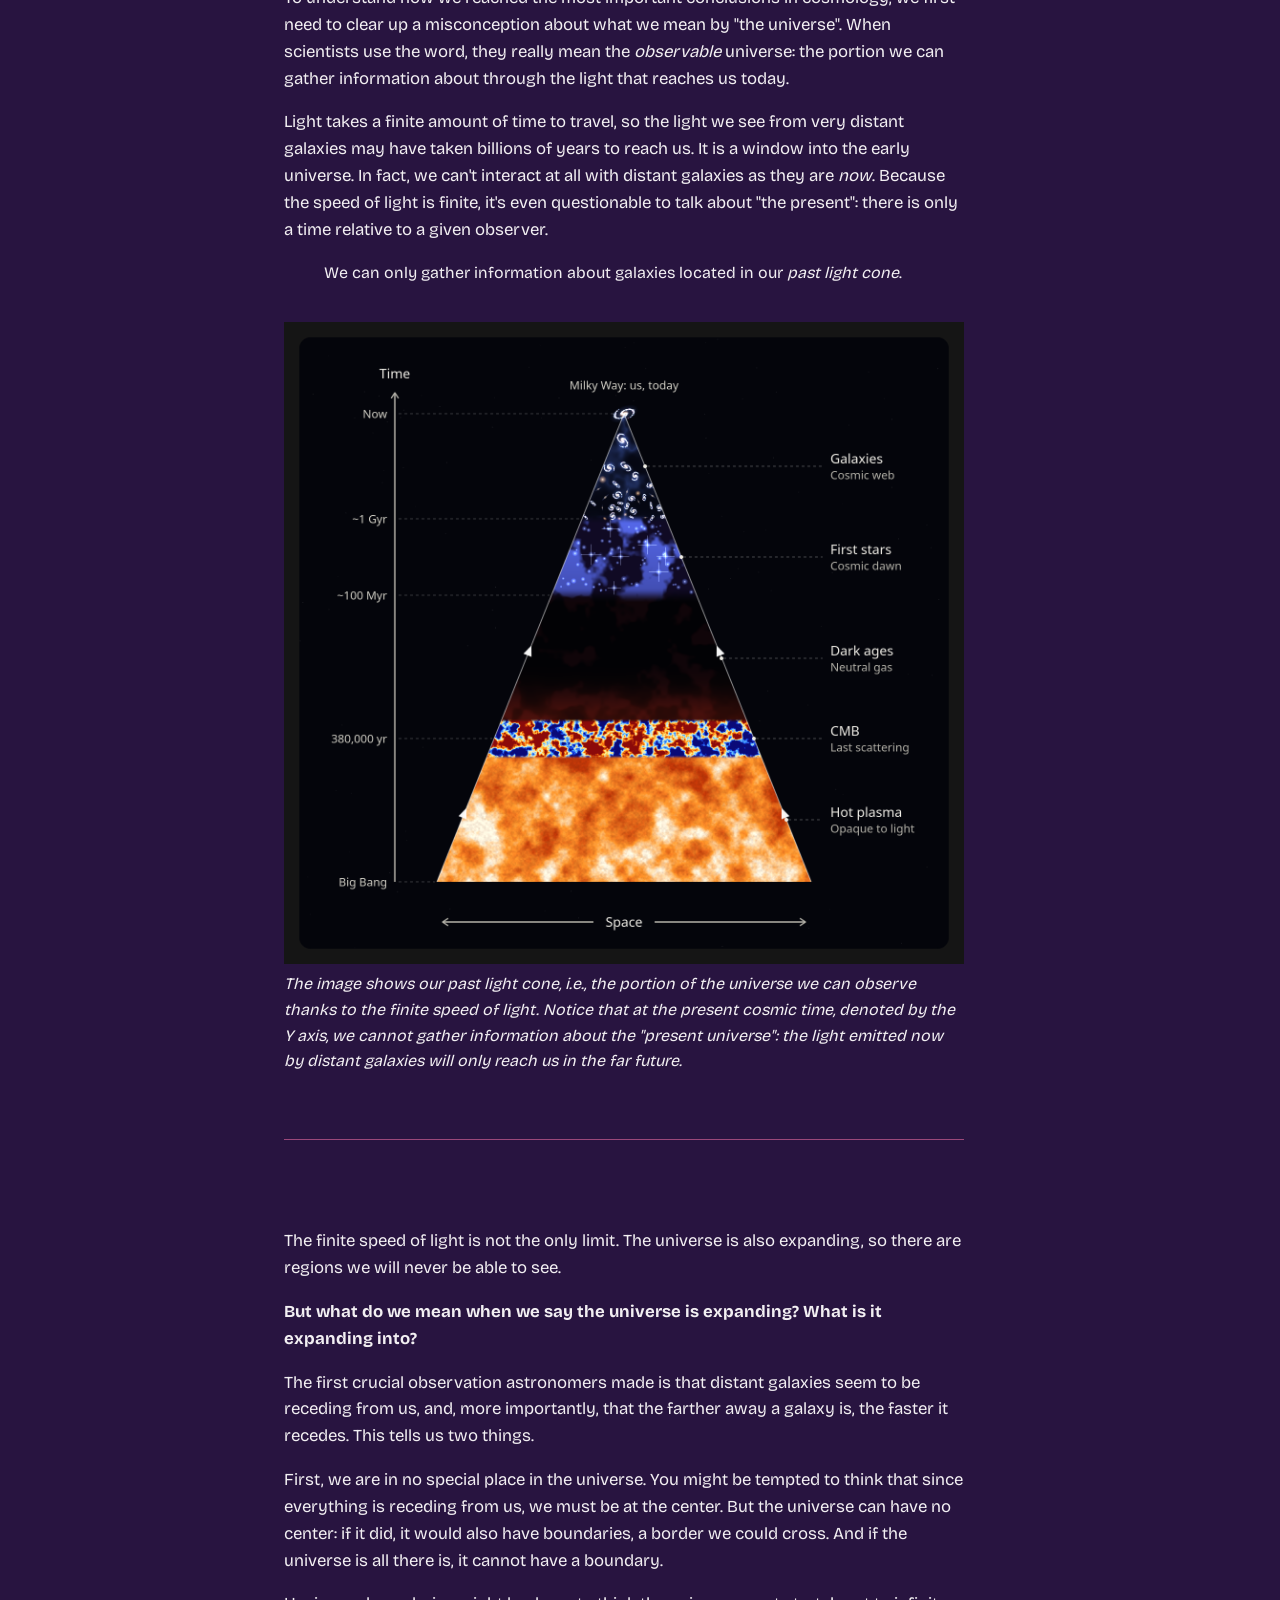
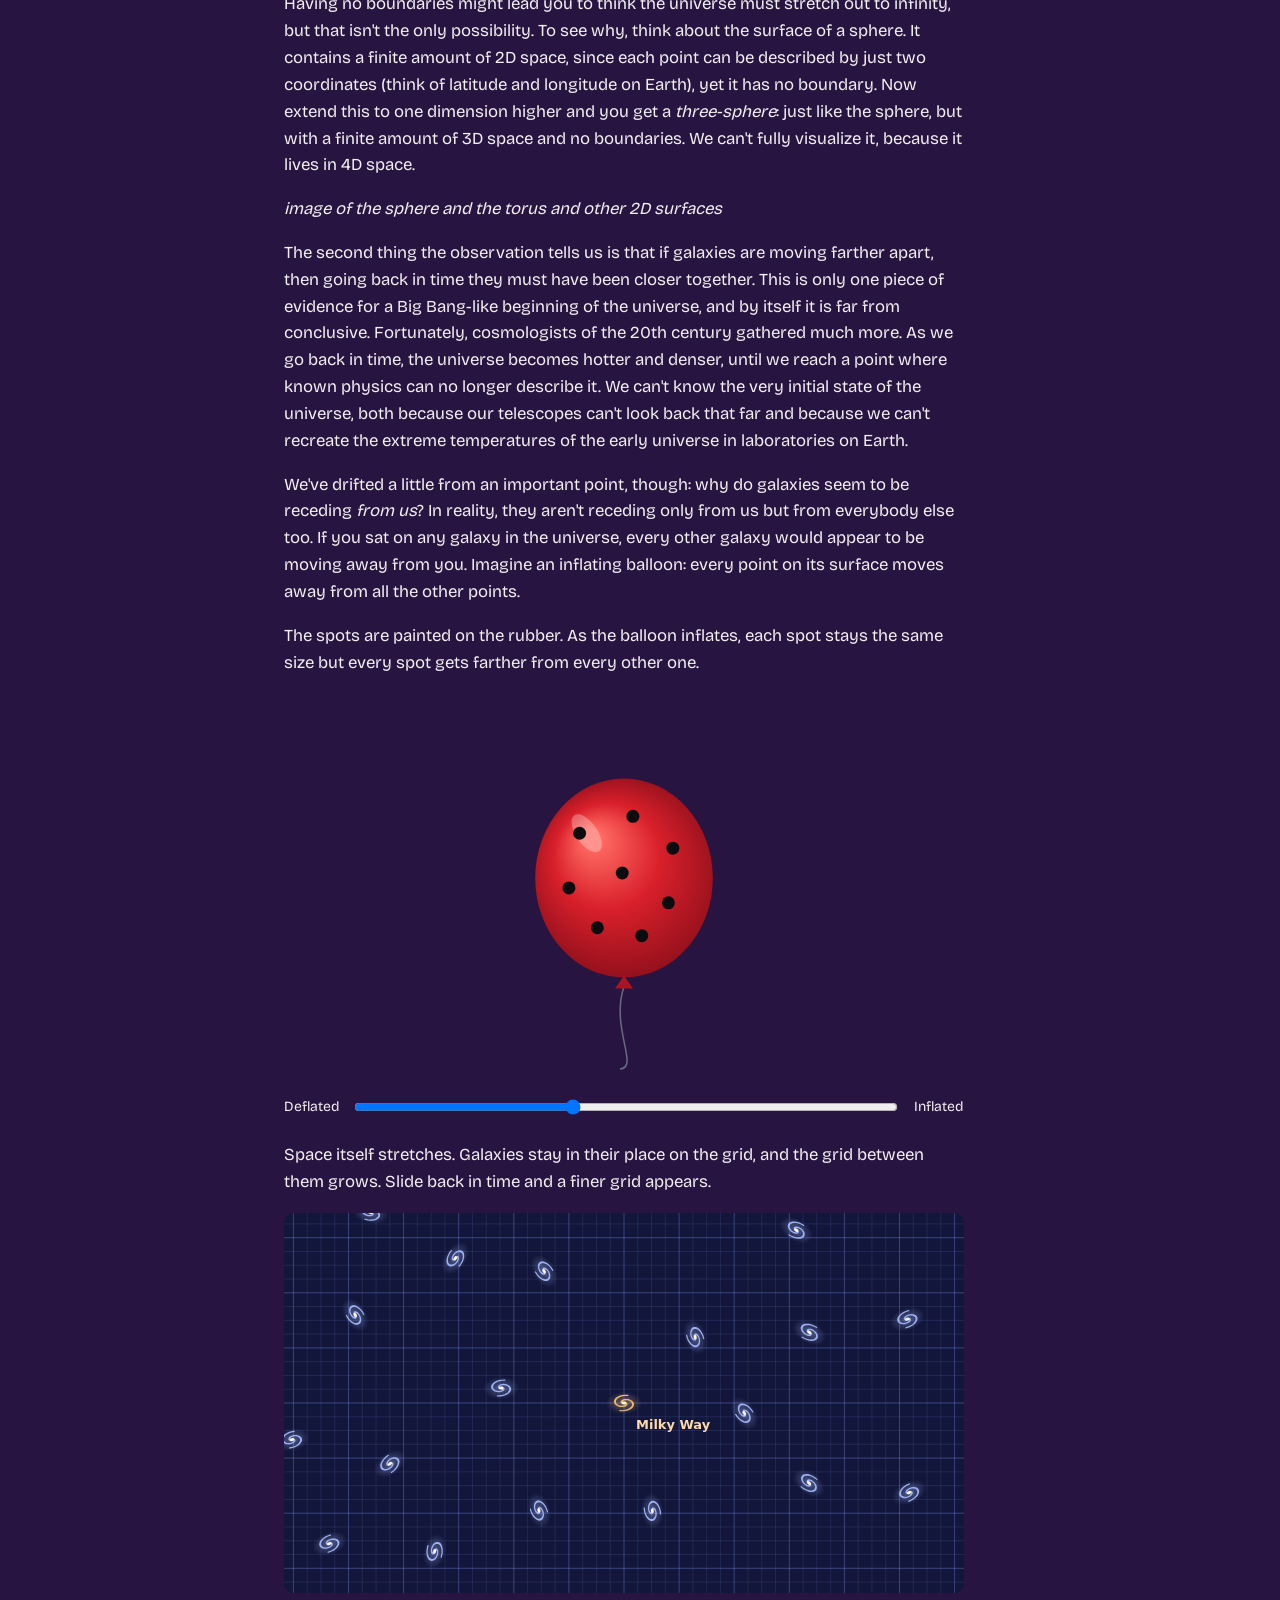
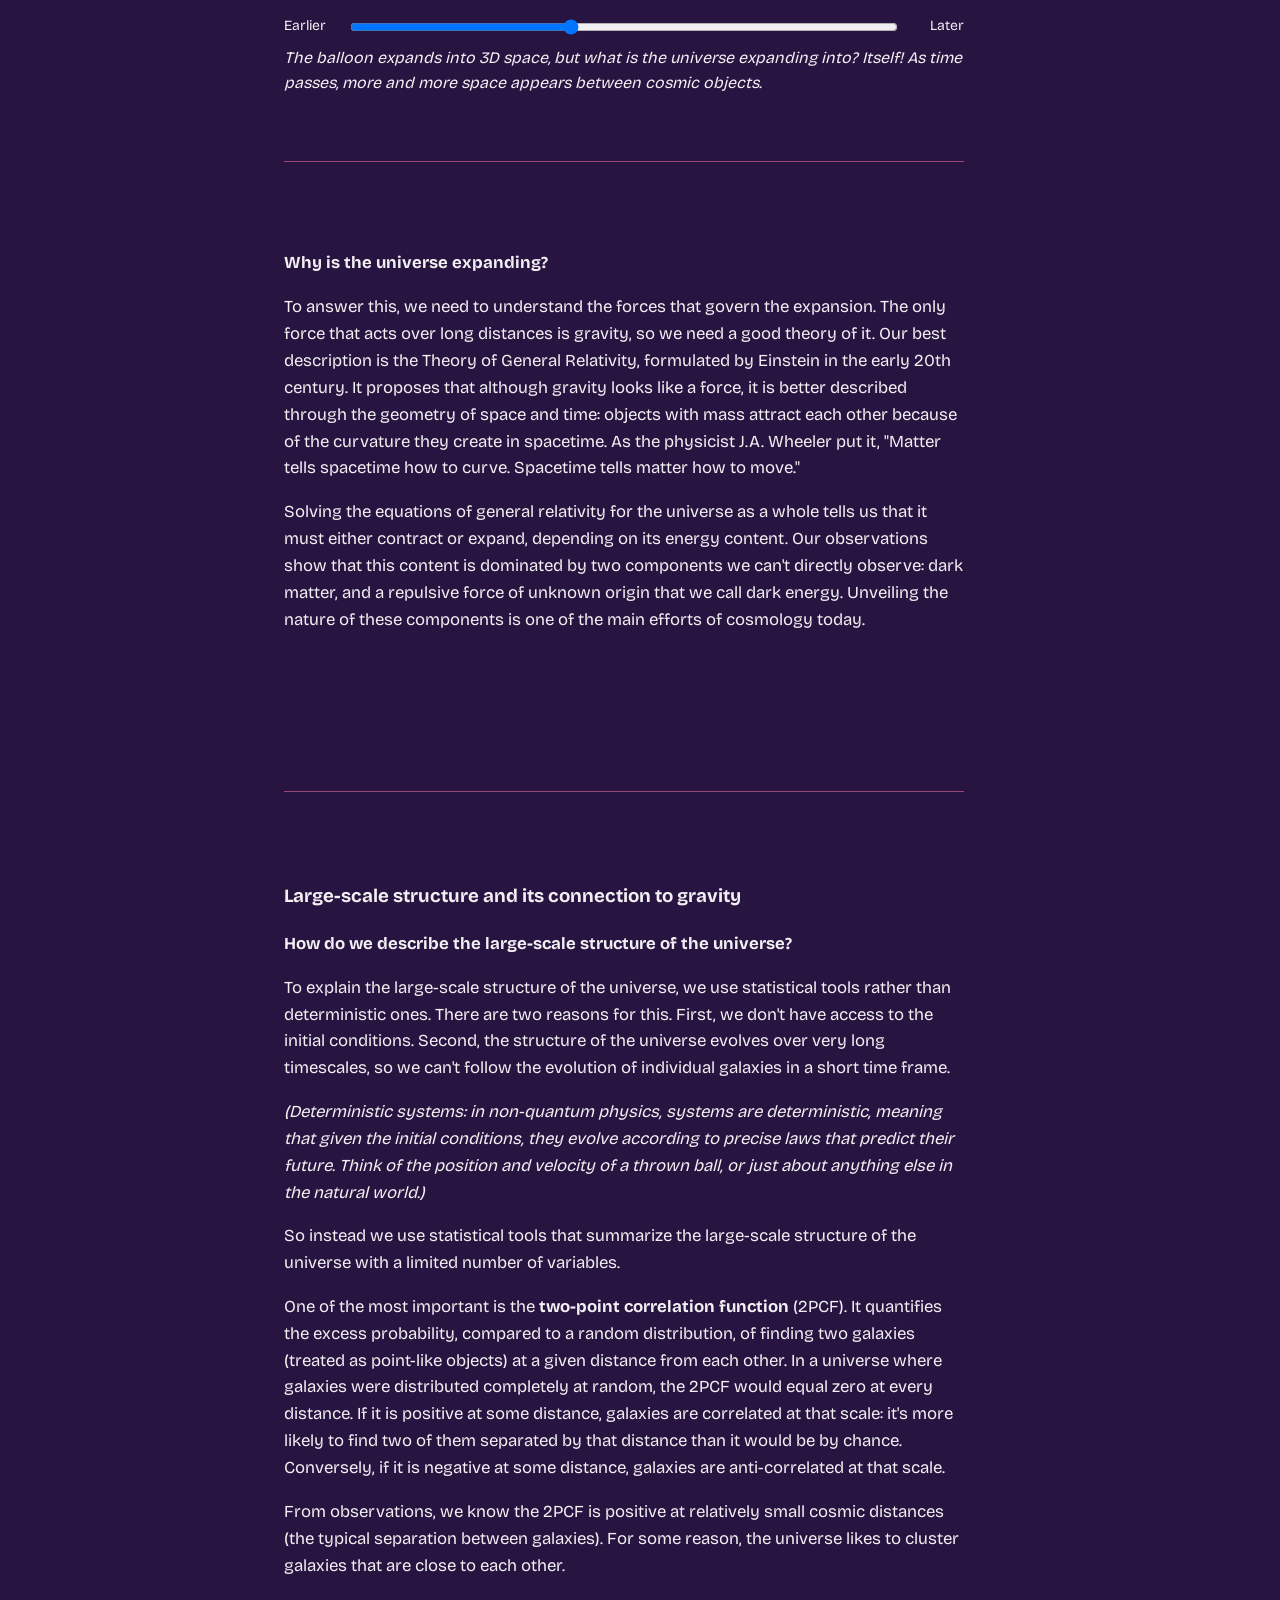
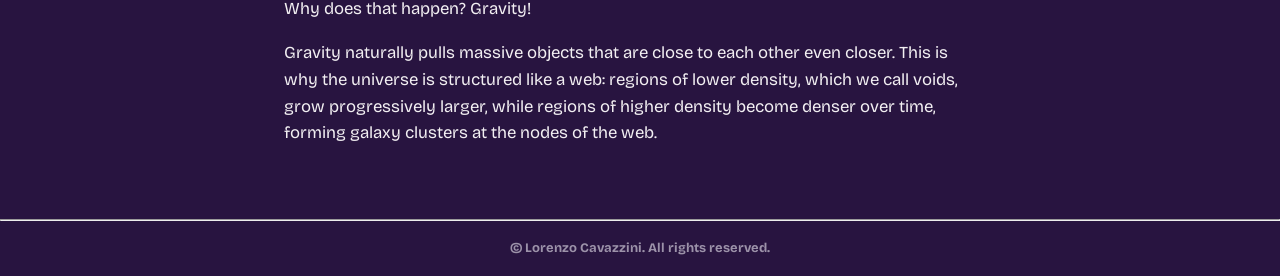
<file: research/beginner.html>
<!DOCTYPE html>
<html lang="en">
<head>
    <meta charset="utf-8">
    <meta name="viewport" content="width=device-width, initial-scale=1, viewport-fit=cover">
    <title>LSS · guide</title>
    <link rel="stylesheet" href="https://fonts.googleapis.com/css2?family=Bricolage+Grotesque:wght@400;600;800&display=swap">
    <link rel="stylesheet" href="style.css">
    <script>document.documentElement.classList.add('js')</script> <!--This is for the CSS file to recognise the .js class-->
    <script src="index.js" defer></script>
</head>
<body>
<header id="top">
    <h1>The Large Scale Structure of the Universe · Guide</h1>
    <div class="levels">
        <div class="level">
            <a href="beginner.html">Beginner</a>
            <p>you have never heard of the 'large scale structure of the universe'  but are curious to what it is</p>
        </div>
        <div class="level">
            <a href="intermediate.html">Intermediate</a>
            <p>you have a basic understanding of cosmology and want to know a little more about how scientists study the LSS</p>
        </div>
        <div class="level">
            <a href="advanced.html">Advanced</a>
            <p>you are already familiar with LSS research and want to know more about <b>My</b> work </p>
        </div>
    </div>
</header>

<nav aria-label="Sections">
    <strong><a href="../index.html">Lorenzo Cavazzini</a> <br> Beginner · Guide</strong>
    <a id="anav" href="#overview">Overview</a>
    <a id="anav" href="#cosmology">Cosmology</a>
    <a id="anav" href="#expansion">Expansion</a>
    <a id="anav" href="#gravity">Gravity</a>
    <a id="anav" href="#galaxies">Galaxies</a>
</nav>

<main>
    <section id="overview">
        <h2>Introduction</h2>

        <p>The universe is made up of all kinds of things, but when we look far enough, we see only one: galaxies. Each galaxy is an extremely complex structure on its own, but when we study the universe as a whole, we can think of galaxies as single points on a 3D canvas. From a cosmologist's point of view, galaxies are useful because they trace the distribution of dark matter, which fills the universe. If you'd like to know a little more about how scientists study the universe, this section is for you.</p>

        <img id="euclid-gals" src="images/euclid_deep_field1.jpg"><br>
        <em>A deep-field image from the Euclid space telescope. Each bright point in the image is a galaxy filled with hundreds of billions of stars. Each galaxy is covered in an invisible halo of dark matter.</em></p>
    </section>
    <section id="cosmology">
        <h2>Cosmology</h2>

        <p>Cosmology is the study of the nature and evolution of the universe. Such a subject might seem impossible to approach, but it turns out we can derive an astounding amount of information just by looking at the night sky, whether with our eyes or, more recently, with big telescopes.</p>

        <p>To understand how we reached the most important conclusions in cosmology, we first need to clear up a misconception about what we mean by "the universe". When scientists use the word, they really mean the <em>observable</em> universe: the portion we can gather information about through the light that reaches us today.</p>

        <p>Light takes a finite amount of time to travel, so the light we see from very distant galaxies may have taken billions of years to reach us. It is a window into the early universe. In fact, we can't interact at all with distant galaxies as they are <em>now</em>. Because the speed of light is finite, it's even questionable to talk about "the present": there is only a time relative to a given observer.</p>

        <blockquote>We can only gather information about galaxies located in our <em>past light cone</em>.</blockquote>

        <img id="light-cone" src="images/past_lightcone.png"><br>
        <em>The image shows our past light cone, i.e., the portion of the universe we can observe thanks to the finite speed of light. Notice that at the present cosmic time, denoted by the Y axis, we cannot gather information about the "present universe": the light emitted now by distant galaxies will only reach us in the far future.</em></p>
    </section>
    <section id="expansion">
        <p>The finite speed of light is not the only limit. The universe is also expanding, so there are regions we will never be able to see.</p>

        <p><strong>But what do we mean when we say the universe is expanding? What is it expanding into?</strong></p>

        <p>The first crucial observation astronomers made is that distant galaxies seem to be receding from us, and, more importantly, that the farther away a galaxy is, the faster it recedes. This tells us two things.</p>

        <p>First, we are in no special place in the universe. You might be tempted to think that since everything is receding from us, we must be at the center. But the universe can have no center: if it did, it would also have boundaries, a border we could cross. And if the universe is all there is, it cannot have a boundary.</p>

        <p>Having no boundaries might lead you to think the universe must stretch out to infinity, but that isn't the only possibility. To see why, think about the surface of a sphere. It contains a finite amount of 2D space, since each point can be described by just two coordinates (think of latitude and longitude on Earth), yet it has no boundary. Now extend this to one dimension higher and you get a <em>three-sphere</em>: just like the sphere, but with a finite amount of 3D space and no boundaries. We can't fully visualize it, because it lives in 4D space.</p>

        <p><em>image of the sphere and the torus and other 2D surfaces</em></p>

        <p>The second thing the observation tells us is that if galaxies are moving farther apart, then going back in time they must have been closer together. This is only one piece of evidence for a Big Bang-like beginning of the universe, and by itself it is far from conclusive. Fortunately, cosmologists of the 20th century gathered much more. As we go back in time, the universe becomes hotter and denser, until we reach a point where known physics can no longer describe it. We can't know the very initial state of the universe, both because our telescopes can't look back that far and because we can't recreate the extreme temperatures of the early universe in laboratories on Earth.</p>

        <p>We've drifted a little from an important point, though: why do galaxies seem to be receding <em>from us</em>? In reality, they aren't receding only from us but from everybody else too. If you sat on any galaxy in the universe, every other galaxy would appear to be moving away from you. Imagine an inflating balloon: every point on its surface moves away from all the other points.</p>

        
        <p>The spots are painted on the rubber. As the balloon inflates, each spot stays the same size but every spot gets farther from every other one.</p>
        <canvas id="balloon" role="img" aria-label="Red balloon with black spots that inflates and deflates"></canvas>
        <div class="ctl"><span>Deflated</span><input id="s1" type="range" min="0" max="100" value="40" aria-label="Balloon inflation"><span>Inflated</span></div>
        
        <p>Space itself stretches. Galaxies stay in their place on the grid, and the grid between them grows. Slide back in time and a finer grid appears.</p>
        <canvas id="galaxy" role="img" aria-label="Grid of galaxies that spreads apart as the universe expands"></canvas>
        <div class="ctl"><span>Earlier</span><input id="s2" type="range" min="0" max="100" value="40" aria-label="Age of the universe"><span>Later</span></div>
      
        <em>The balloon expands into 3D space, but what is the universe expanding into? Itself! As time passes, more and more space appears between cosmic objects.</em></p>
    </section>
    <section id="gravity">
        <p><strong>Why is the universe expanding?</strong></p>

        <p>To answer this, we need to understand the forces that govern the expansion. The only force that acts over long distances is gravity, so we need a good theory of it. Our best description is the Theory of General Relativity, formulated by Einstein in the early 20th century. It proposes that although gravity looks like a force, it is better described through the geometry of space and time: objects with mass attract each other because of the curvature they create in spacetime. As the physicist J.A. Wheeler put it, "Matter tells spacetime how to curve. Spacetime tells matter how to move."</p>

        <p>Solving the equations of general relativity for the universe as a whole tells us that it must either contract or expand, depending on its energy content. Our observations show that this content is dominated by two components we can't directly observe: dark matter, and a repulsive force of unknown origin that we call dark energy. Unveiling the nature of these components is one of the main efforts of cosmology today.</p>
    </section>
    <section id="galaxies">
        <h3>Large-scale structure and its connection to gravity</h3>

        <p><strong>How do we describe the large-scale structure of the universe?</strong></p>

        <p>To explain the large-scale structure of the universe, we use statistical tools rather than deterministic ones. There are two reasons for this. First, we don't have access to the initial conditions. Second, the structure of the universe evolves over very long timescales, so we can't follow the evolution of individual galaxies in a short time frame.</p>

        <p><em>(Deterministic systems: in non-quantum physics, systems are deterministic, meaning that given the initial conditions, they evolve according to precise laws that predict their future. Think of the position and velocity of a thrown ball, or just about anything else in the natural world.)</em></p>

        <p>So instead we use statistical tools that summarize the large-scale structure of the universe with a limited number of variables.</p>

        <p>One of the most important is the <strong>two-point correlation function</strong> (2PCF). It quantifies the excess probability, compared to a random distribution, of finding two galaxies (treated as point-like objects) at a given distance from each other. In a universe where galaxies were distributed completely at random, the 2PCF would equal zero at every distance. If it is positive at some distance, galaxies are correlated at that scale: it's more likely to find two of them separated by that distance than it would be by chance. Conversely, if it is negative at some distance, galaxies are anti-correlated at that scale.</p>

        <p>From observations, we know the 2PCF is positive at relatively small cosmic distances (the typical separation between galaxies). For some reason, the universe likes to cluster galaxies that are close to each other.</p>

        <p>Why does that happen? Gravity!</p>

        <p>Gravity naturally pulls massive objects that are close to each other even closer. This is why the universe is structured like a web: regions of lower density, which we call voids, grow progressively larger, while regions of higher density become denser over time, forming galaxy clusters at the nodes of the web.</p>
    </section>
</main>
<footer>
    <hr>
    <h4>&copy; Lorenzo Cavazzini. All rights reserved.</h4>
</footer>
</body>
</html>
</file>
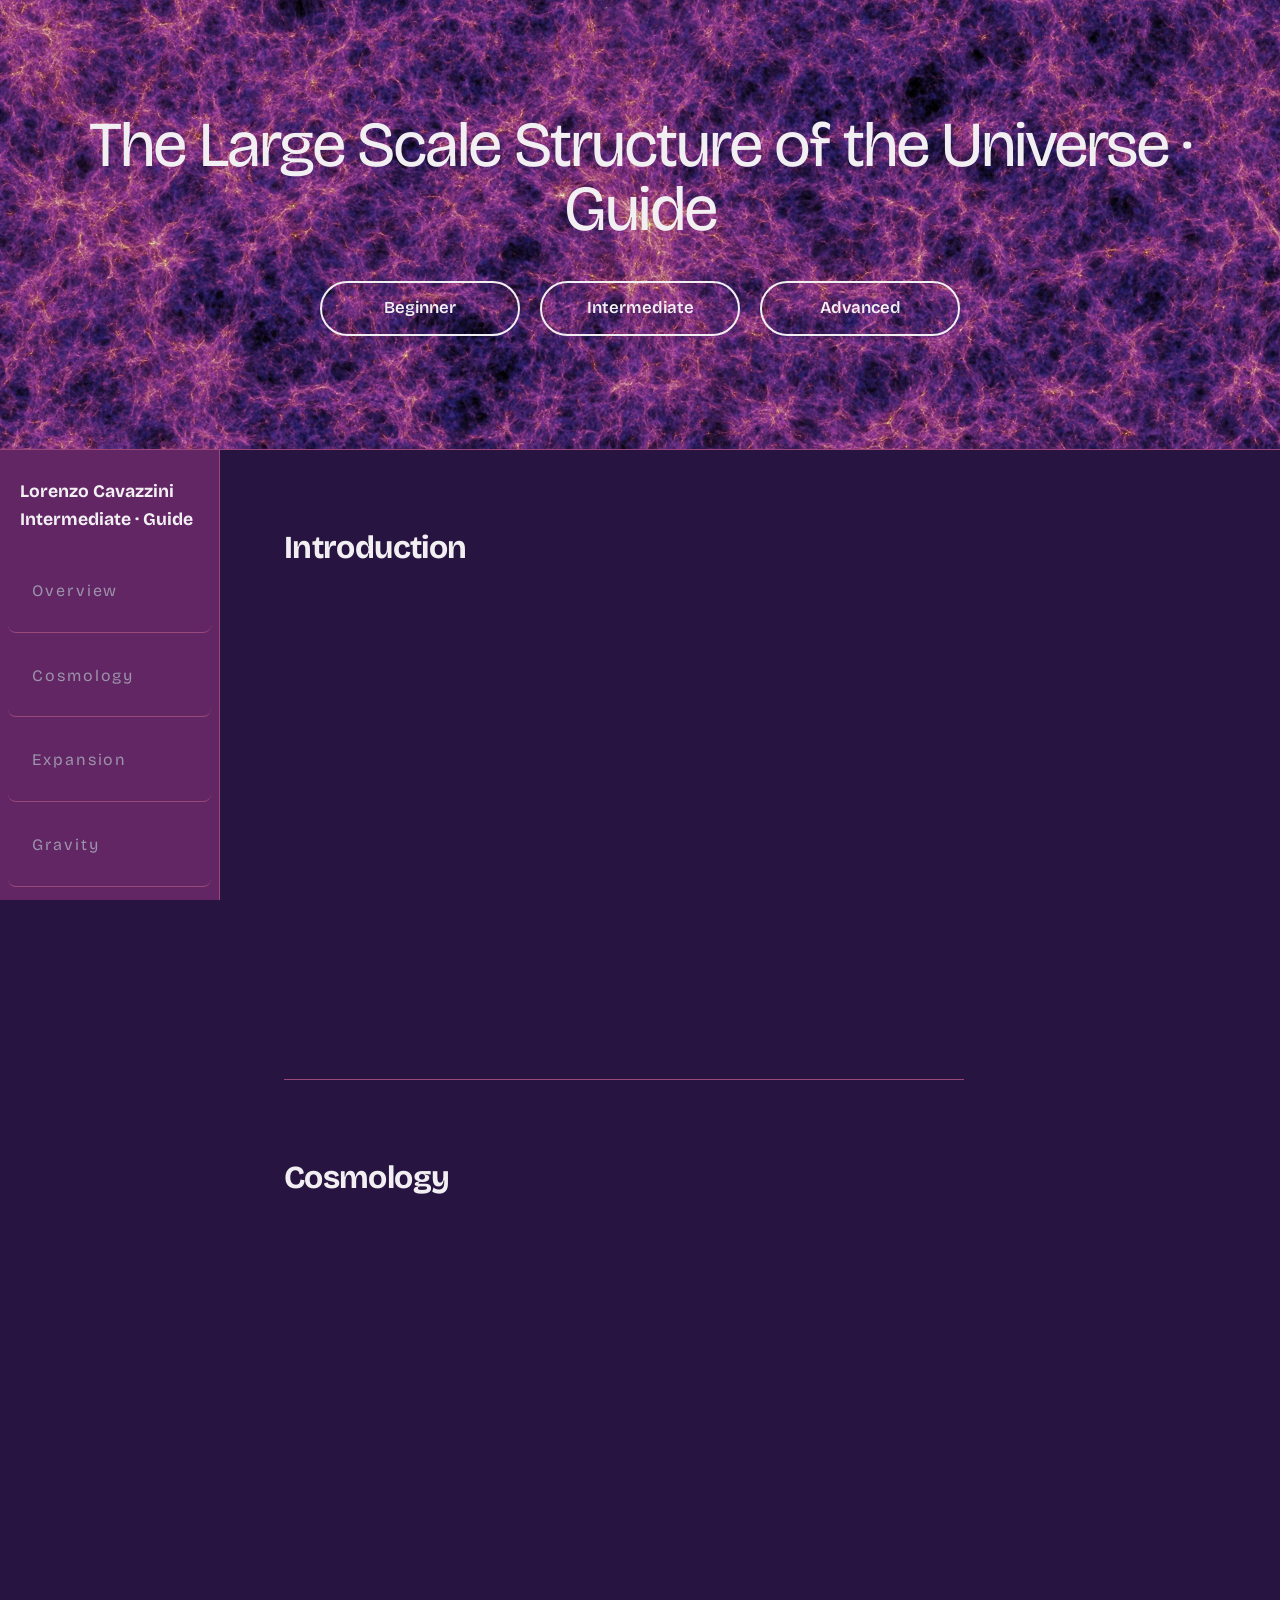
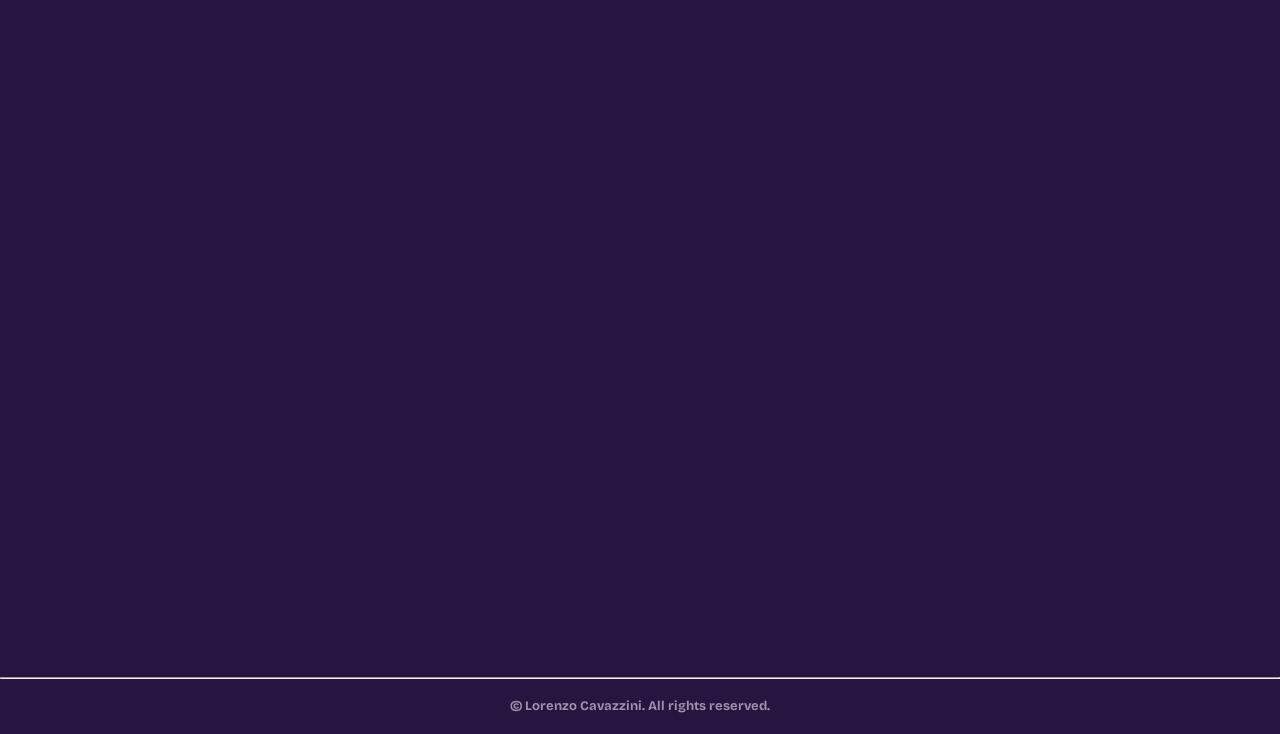
<file: research/intermediate.html>
<!DOCTYPE html>
<html lang="en">
<head>
    <meta charset="utf-8">
    <meta name="viewport" content="width=device-width, initial-scale=1, viewport-fit=cover">
    <title>LSS · guide</title>
    <link rel="stylesheet" href="https://fonts.googleapis.com/css2?family=Bricolage+Grotesque:wght@400;600;800&display=swap">
    <link rel="stylesheet" href="style.css">
    <script>document.documentElement.classList.add('js')</script> <!--This is for the CSS file to recognise the .js class-->
    <script src="index.js" defer></script>
</head>
<body>
<header id="top">
    <h1>The Large Scale Structure of the Universe · Guide</h1>
    <div class="levels">
        <div class="level">
            <a href="beginner.html">Beginner</a>
            <p>you have never heard of the 'large scale structure of the universe'  but are curious to what it is</p>
        </div>
        <div class="level">
            <a href="intermediate.html">Intermediate</a>
            <p>you have a basic understanding of cosmology and want to know a little more about how scientists study the LSS</p>
        </div>
        <div class="level">
            <a href="advanced.html">Advanced</a>
            <p>you are already familiar with LSS research and want to know more about <b>My</b> work </p>
        </div>
    </div>
</header>

<nav aria-label="Sections">
    <strong><a href="../index.html">Lorenzo Cavazzini</a> <br> Intermediate · Guide</strong>
    <a id="anav" href="#overview">Overview</a>
    <a id="anav" href="#cosmology">Cosmology</a>
    <a id="anav" href="#expansion">Expansion</a>
    <a id="anav" href="#gravity">Gravity</a>
    <a id="anav" href="#galaxies">Galaxies</a>
</nav>

<main>
    <section id="overview">
        <h2>Introduction</h2>

    </section>
    <section id="cosmology">
        <h2>Cosmology</h2>

    </section>
    <section id="expansion">

    </section>
    <section id="gravity">

    </section>
    <section id="galaxies">
        
    </section>
</main>
<footer>
    <hr>
    <h4>&copy; Lorenzo Cavazzini. All rights reserved.</h4>
</footer>
</body>
</html>
</file>
<file: mysite-style.css>
* {
    box-sizing: border-box;
}

:root {
    --background: #e7eaf6;
    --text-color: #404042;
    --color1: #b9bedf;
    --color2: #38598b;
    --color3: #113f67;
}


header{
    font-size: 16px;
    font-style: bold;
    font-family: Impact, Haettenschweiler, 'Arial Narrow Bold', sans-serif, Haettenschweiler, 'Arial Narrow Bold', sans-serif;
}

body{
    background-color: var(--background);
    font-family: 'Segoe UI', Roboto, Helvetica, Arial, sans-serif;
    margin: 0px;
    padding: 0px;
    box-sizing: border-box;
}


.js .fade-up {
    opacity: 0;
    transform: translateY(48px);
    transition: opacity 0.9s ease-out, transform 0.9s ease-out;
}
.js .fade-up.visible {
    opacity: 1;
    transform: translateY(0);
}

#lang-switch{
    position: sticky;
    display: flex;
    justify-content: flex-end;
}

#lang-switch a{
    color: var(--color2);
    text-decoration: none;
    padding: 10px;
    display: block;
}

#lang-switch svg{
    height: 24px;
    width: auto;
    border: solid 2px var(--color2);
    border-radius: 4px;
}

h2{
    color: var(--color3);
    font-size: 2rem;
    text-align: center;
    text-decoration: underline solid var(--color3) 4px;
    text-underline-offset: 10px;
    margin: 40px;
}

h3{
    font-size: 1.5rem;
}


p{
    color: var(--text-color);
    font-size: 1.2rem;
}

nav{
    position: fixed;
    left: 0;
    height: 100vh;
    width: 220px;
    margin: 0px;
    background-color: var(--color1);
    border-right: 1px solid var(--color2);
    overflow-y: auto;
}

#top-id {
    color: var(--color2);
    border-bottom: 1px solid var(--color3);
    padding-bottom: 46px;
    padding-top: 26px;
    padding-left: 20px;
    padding-right: 20px;
}
#top-id span{
    color: #495057;
    display: block;
    font-size: 1rem;
}

#top-id a{
    color: var(--color3);
    text-decoration: none;
    font-size: 1.18rem;
    font-weight: 600;
    letter-spacing: 0.02em;
}

nav ul{
    list-style-type: none;
    padding: 0px;
    margin: 0px;
}

nav li{
    display: block;
    color: var(--color2);
    padding: 0px;
    /*
    border: 1px solid var(--color2);
    font-size: 1.2rem;
    font-variant: small-caps;*/
}

nav ul a{
    display: block;
    padding: 34px 23px;
    border-left: 3px solid transparent;
    border-bottom: 1px solid var(--color3);
    text-decoration: none;
    color: #495057;
    font-weight: 500;
    font-size: 0.84rem;
    text-transform: uppercase;
    letter-spacing: 0.12em;
    transition: all 0.25s ease;
}

nav a:hover{
    color: var(--color3);
}

nav ul a.active{
    color: var(--color3);
    background-color: #8187b4;
    font-weight: bold;
    border-right: 4px solid var(--color3);
}

section{
    min-height: 150dvh; /*spacing between sections*/
    margin-left:220px;  /*size of the navbar*/
}

#about-box{
    background-color: var(--background);
    /* border: 2px solid var(--color3);
    border-radius: 80px; */
    overflow: auto;
    border-left: none;
    margin-left: clamp(5dvw, 10dvw, 20dvw);
    margin-right: clamp(5dvw, 10dvw, 20dvw);
}

#about-box img{
    float: left;
    border-radius: 50%;
    border: 2px solid var(--color3);
    height: auto;
    width: 250px;
    margin-right: 60px;
}

#about-box h3{
    text-align: center;
    color: var(--color3);
}

#about-box p{
    padding: 0 0 20px 0;
    line-height: 1.5;
}

#publications-list{
    margin: 0 100px 0 130px;
}

#publications-list p{
    padding: 0 0 40px 0;
}

#publications li{
    color: var(--text-color);
}

#publications a{
    color: var(--color3);
    text-decoration: none;
    font-size: 1.2rem;
}

#publications a:hover{
    text-decoration: underline;
}

/* We use the box class for the research and contact sections */
.box{
    background-color: var(--color1);
    border: 2px solid var(--color3);
    border-radius: 10px;
    overflow:auto;
    margin-left: clamp(5dvw, 8dvw, 18dvw);
    margin-right: clamp(5dvw, 8dvw, 18dvw);
}


.box img{
    height: auto;
    width: 50%;
    float: left;
    margin-right: 20px;
}

.box p{
    padding: 10px;
    margin: 20px;
    line-height: 1.4;
}

.box button{
    background-color: var(--background);
    color: var(--color3);
    border-radius: 5px;
    border: 2px solid var(--color3);
    text-align: center;
    text-decoration: none;
    display: block;
    font-size: 16px;
    cursor: pointer;
    padding: 10px 20px;
    margin: auto;
}

.box button:hover{
    background-color: #c0c2cb;
}


.box ul{
    list-style-type: none;
    padding: 20px;
    margin: 20px;
}

.box li{
    padding: 10px;
    margin-bottom: 20px;
    font-size: 16px;
    font-weight: bold;
    color: var(--color3);
    text-align: center;
}

.box li a{
    color: var(--color3);
    text-decoration: none;
}

.box li a:hover{
    color: var(--color2);
}

.box svg{
    height: 24px;
    width: auto;
}

#others {
    background-image: url('images/moebius1.jpeg');
    background-size: cover;
    background-position: center;
}

#others .box{
    background-color: var(--background);
}

#others h2{
    color: var(--background);
    text-decoration-color: var(--background);
    padding-top: 35dvh;
}

#others p{
    text-align: center;
}

#others h3{
    text-align: center;
    color: var(--color3);
    margin: 0px;
    padding: 0px;
}

footer{
    color: var(--text-color);
    margin-left: 220px;
    text-align: center;
    font-size: small;
}


/* Media queries for responsive design */
@media screen and (max-width: 768px) {
    nav{
        position: fixed;
        top: 0;
        height: auto;
        width: 100%;
        border-right: none;
        background-color: var(--background);
        border-bottom: 1px solid var(--color2);
        z-index: 1000;
    }

    #top-id{
        display: none;
    }

    nav ul{
        display: flex;
        flex-direction: row;
        justify-content:space-evenly;
        flex-wrap: wrap;
    }

    nav ul a {
        display: inline-block;
        padding: 12px 18px;
        border: none;
        /* border-radius: 20px; */
        text-transform: none;
        letter-spacing: normal;
        font-size: 1rem;
        letter-spacing: 0.02em;
    }

    nav ul a.active{
        border-right: none;
        border-bottom: 3px solid var(--color3);
    }

    nav ul a.hover{
        border-right: none;
        border-bottom: 3px solid var(--color3);
    }


    #lang-switch{
        position: sticky;
        display: flex;
        justify-content: flex-end;
        margin-top: 100px;
}

    section{
        margin-left: 0;
        padding: 5px;
    }

    #about-box{
        /* border-left: 2px solid var(--color3); */
        margin: 0 5px;
    }

    #about-box img{
        width: 40dvh;
        height: auto;
        margin: 10px auto;
        display: block;
        float: none;
    }

    #about-box p{
        margin-left: 0;
        padding: 10px;
    }

    #publications-list{
        margin: 0 10px 0 10px;
}

    .box {
        margin: auto;
    }

    .box img{
        width: 100%;
        margin: auto;
        display: block;
        float: none;
    }

    .box button{
        margin-bottom: 20px;
        display: block;
        margin-left: none;
    }

    footer{
        margin-left: 0;
    }
}
</file>
<file: research/style.css>
:root{
  --bg:#281440; 
  --surface:#622665; 
  --ink:#f2eff2; 
  --muted:#9c92a9;
  --head-ink:#f2eff2; 
  --accent:#c37493; 
  --line:#9a487a;
  --nav-w:220px;
  box-sizing:border-box;
  padding-top:env(safe-area-inset-top,0px);
  padding-bottom:env(safe-area-inset-bottom,0px);
}

html{
    scroll-padding-top:env(safe-area-inset-top,0px);
    scroll-behavior:smooth
}
*{box-sizing:border-box}

body{
    margin:0;
    background:var(--bg);
    color:var(--ink);
  font-family:"Bricolage Grotesque",system-ui,-apple-system,"Segoe UI",sans-serif;line-height:1.6
}

/* Header: half the viewport, fades on scroll */
header{
    height:50vh;
    min-height:360px;
    background-image: url('images/cosmicweb.webp');
    background-size: cover;
    background-position: center;
    color:var(--head-ink);
    display:flex;
    flex-direction:column;
    align-items:center;
    justify-content:center;
    padding:0 24px;
    text-align:center;
    will-change:opacity;
    border-bottom:1px solid var(--line);
}
header h1{
    margin:0 0 40px;
    font-size:clamp(1.6rem,5vw,4rem);
    font-weight:400;
    letter-spacing:-.03em;
    line-height:1
}
.levels{
    display:flex;
    gap:20px;
    align-items:flex-start;
    justify-content:center;
    flex-wrap:wrap
}
.level{position:relative;
    width:200px}
.level a{
    display:block;
    padding:12px 0;
    border:2px solid var(--head-ink);
    border-radius:999px;
    color:var(--head-ink);
    text-decoration:none;
    font-weight:600;
    font-size:1.05rem;
    transition:background .2s,color .2s,border-color .2s;
}
.level a:hover,.level a:focus-visible{
    background:var(--accent);
    border-color:#14282b;
    color:#14282b;
    outline:none
}
.level p{
  position:absolute;
  top:100%; left:0; right:0;
  margin:12px 0 0;
  font-size:1rem;
  line-height:1.45;
  opacity:0;
  transform:translateY(-4px);
  pointer-events:none;
  transition:opacity .2s,transform .2s;
  color:var(--head-ink);
  border-color:#14282b;
}
.level:hover p,.level:focus-within p{opacity:1;transform:none}

/* Fixed sidebar: sits under the header, grows to full height once header is gone */
nav{
    position:fixed;
    left:0;
    top:var(--nt,50vh);
    width:var(--nav-w);
    height:calc(100% - var(--nt,50vh));
    background:var(--surface);
    border-right:1px solid var(--line);
    padding:28px 20px;
    padding-bottom:calc(28px + env(safe-area-inset-bottom,0px));
    overflow-y:hidden;
    z-index:10;
}
nav strong{
    display:block;
    margin-bottom:16px;
    font-size:1.1rem
}

nav strong a{
    color: var(--head-ink);
    text-decoration: none;
}

nav strong a:hover{
    color: #14282b;
}

nav #anav{
    display:block;
    padding:28px 24px;
    margin:0 -12px 2px;
    letter-spacing: 0.12em;
    border-radius:8px;
    color:var(--muted);
    text-decoration:none;
    border-bottom: 1px solid var(--line);
}
nav #anav:hover,nav #anav:focus-visible{
    background:var(--bg);
    color:var(--ink);
    outline:none
}
nav #anav.active{
    color:var(--ink);
    font-weight:600;
    box-shadow:inset 3px 0 0 var(--accent)
}



main{margin-left:var(--nav-w);padding:0 clamp(20px,5vw,64px)}

/* images*/
#euclid-gals {
    margin: 20px 0 0 0;
    width: 100%;
}

#light-cone {
    margin: 20px 0 0 0;
    width: 100%;
}

/* Ballloon animation */
canvas{display:block;width:100%;border-radius:10px}
#balloon{height:380px}
#galaxy{height:380px;background:#12163a}
.ctl{display:flex;align-items:center;gap:12px;margin-top:16px}
.ctl span{font-size:14px;color:var(--mute);min-width:52px}
.ctl span:last-child{text-align:right}
input[type=range]{flex:1;height:32px;background:transparent;accent-color:var(--acc);cursor:pointer}
/*  #####################################################  */

section{max-width:68ch;padding:72px 0 48px;border-bottom:1px solid var(--line);min-height:70vh}

section:last-child{border-bottom:0;min-height:100vh}

h2{font-size:2rem;margin:0 0 12px;letter-spacing:-.02em}

section p,section li{font-size:1.05rem}

ul{padding-left:1.2em}

footer{
    color: var(--muted);
    text-align: center;
    font-size: small;
}

/* Phones: sidebar becomes a top bar. It sits under the header, then sticks to the top once the header has scrolled away. */
@media (max-width:700px){
  html{scroll-padding-top:calc(64px + env(safe-area-inset-top,0px))}
  header{position:relative;z-index:11;height:auto;min-height:50vh;padding:32px 20px}
  header h1{margin-bottom:28px}
  .levels{flex-direction:column;align-items:center;gap:12px}
  .level{width:min(240px,100%)}
  .level p{background:var(--head-bg);border-radius:12px;padding:10px 12px;margin-top:6px;z-index:2;box-shadow:0 6px 20px rgba(0,0,0,.35)}
  nav{
    top:var(--nt,50vh);left:0;right:0;width:100%;height:auto;
    display:flex;align-items:center;gap:4px;overflow-x:auto;overflow-y:hidden;
    padding:8px 12px;border-right:0;border-bottom:1px solid var(--line);white-space:nowrap;
  }
  nav.stuck{padding-top:calc(8px + env(safe-area-inset-top,0px))}
  nav strong{margin:0 8px 0 0;font-size:1rem}
  nav a{display:inline-block;margin:0;padding:8px 12px;flex:none}
  nav a.active{box-shadow:inset 0 -3px 0 var(--accent);border-radius:8px 8px 0 0}
  main{margin-left:0;padding-top:56px}
  section{padding-top:48px}
}

@media (prefers-reduced-motion:reduce){html{scroll-behavior:auto}*{transition:none!important}}
</file>
